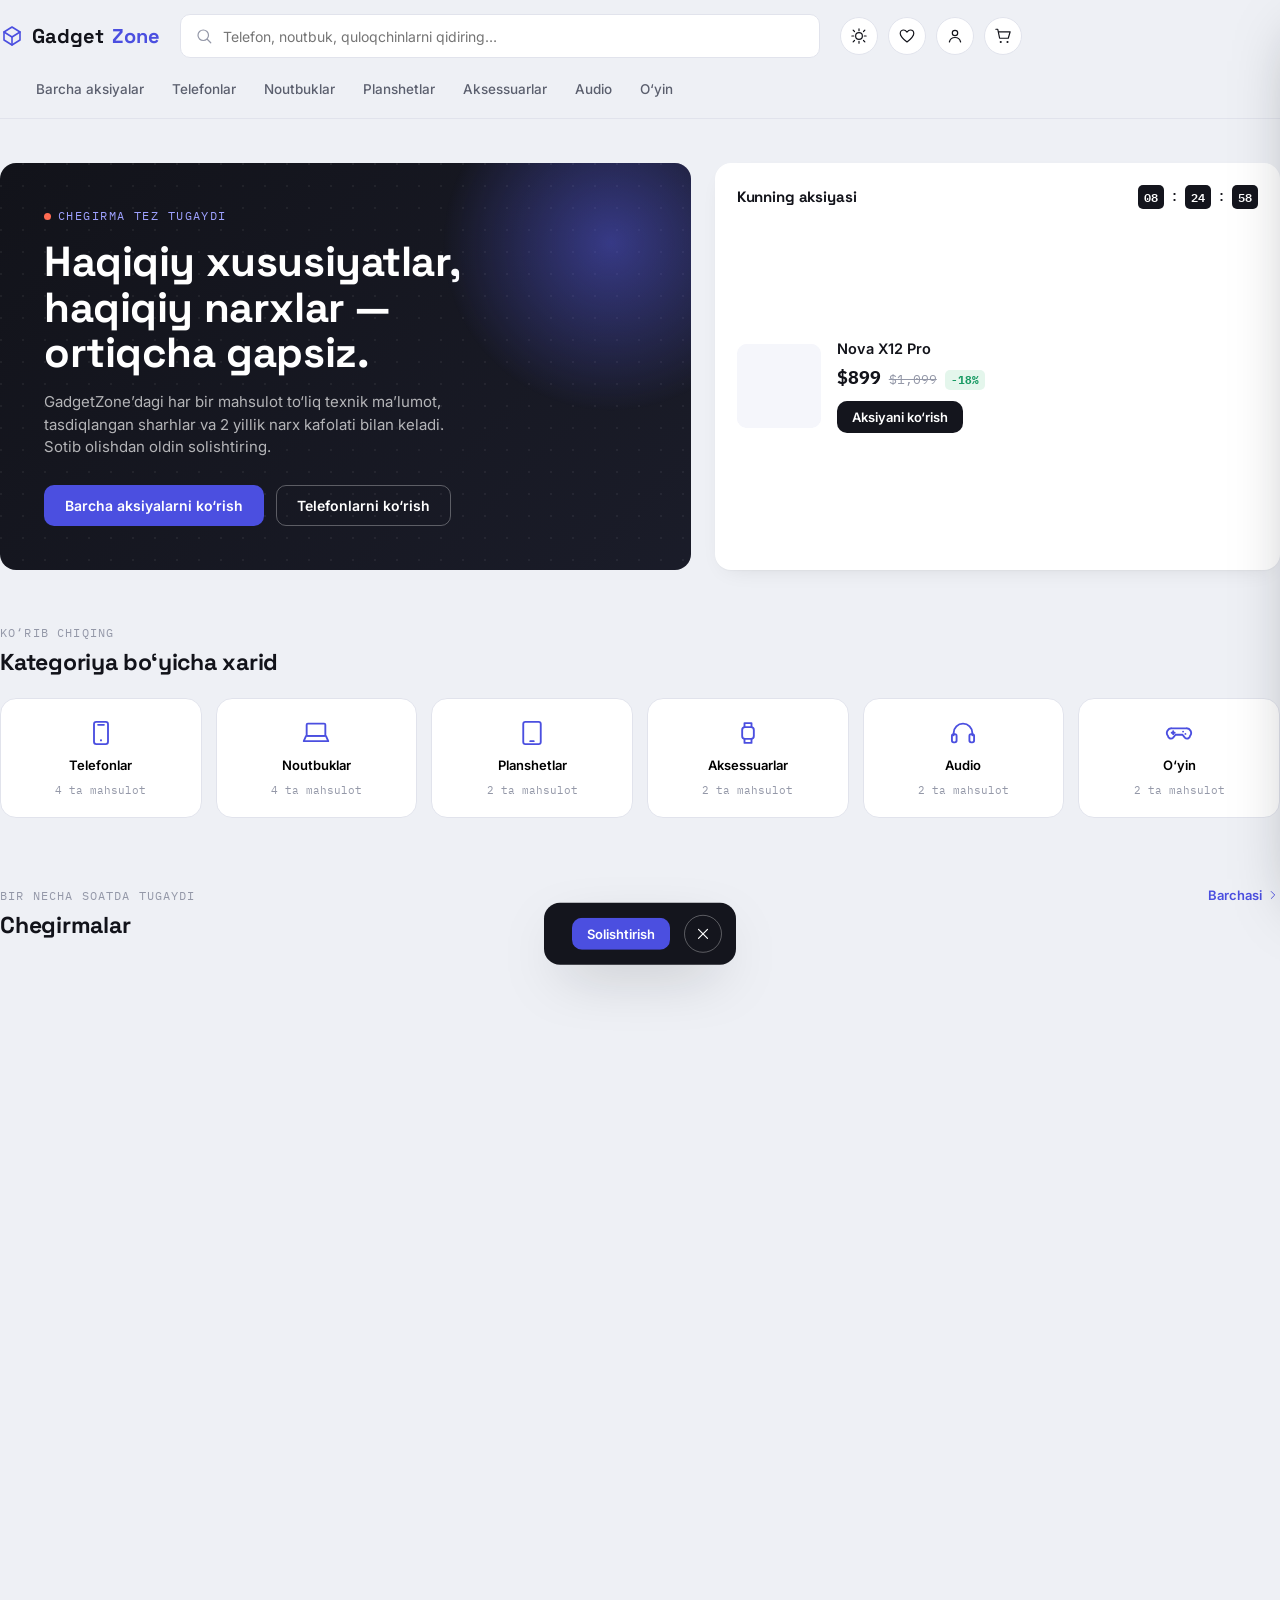
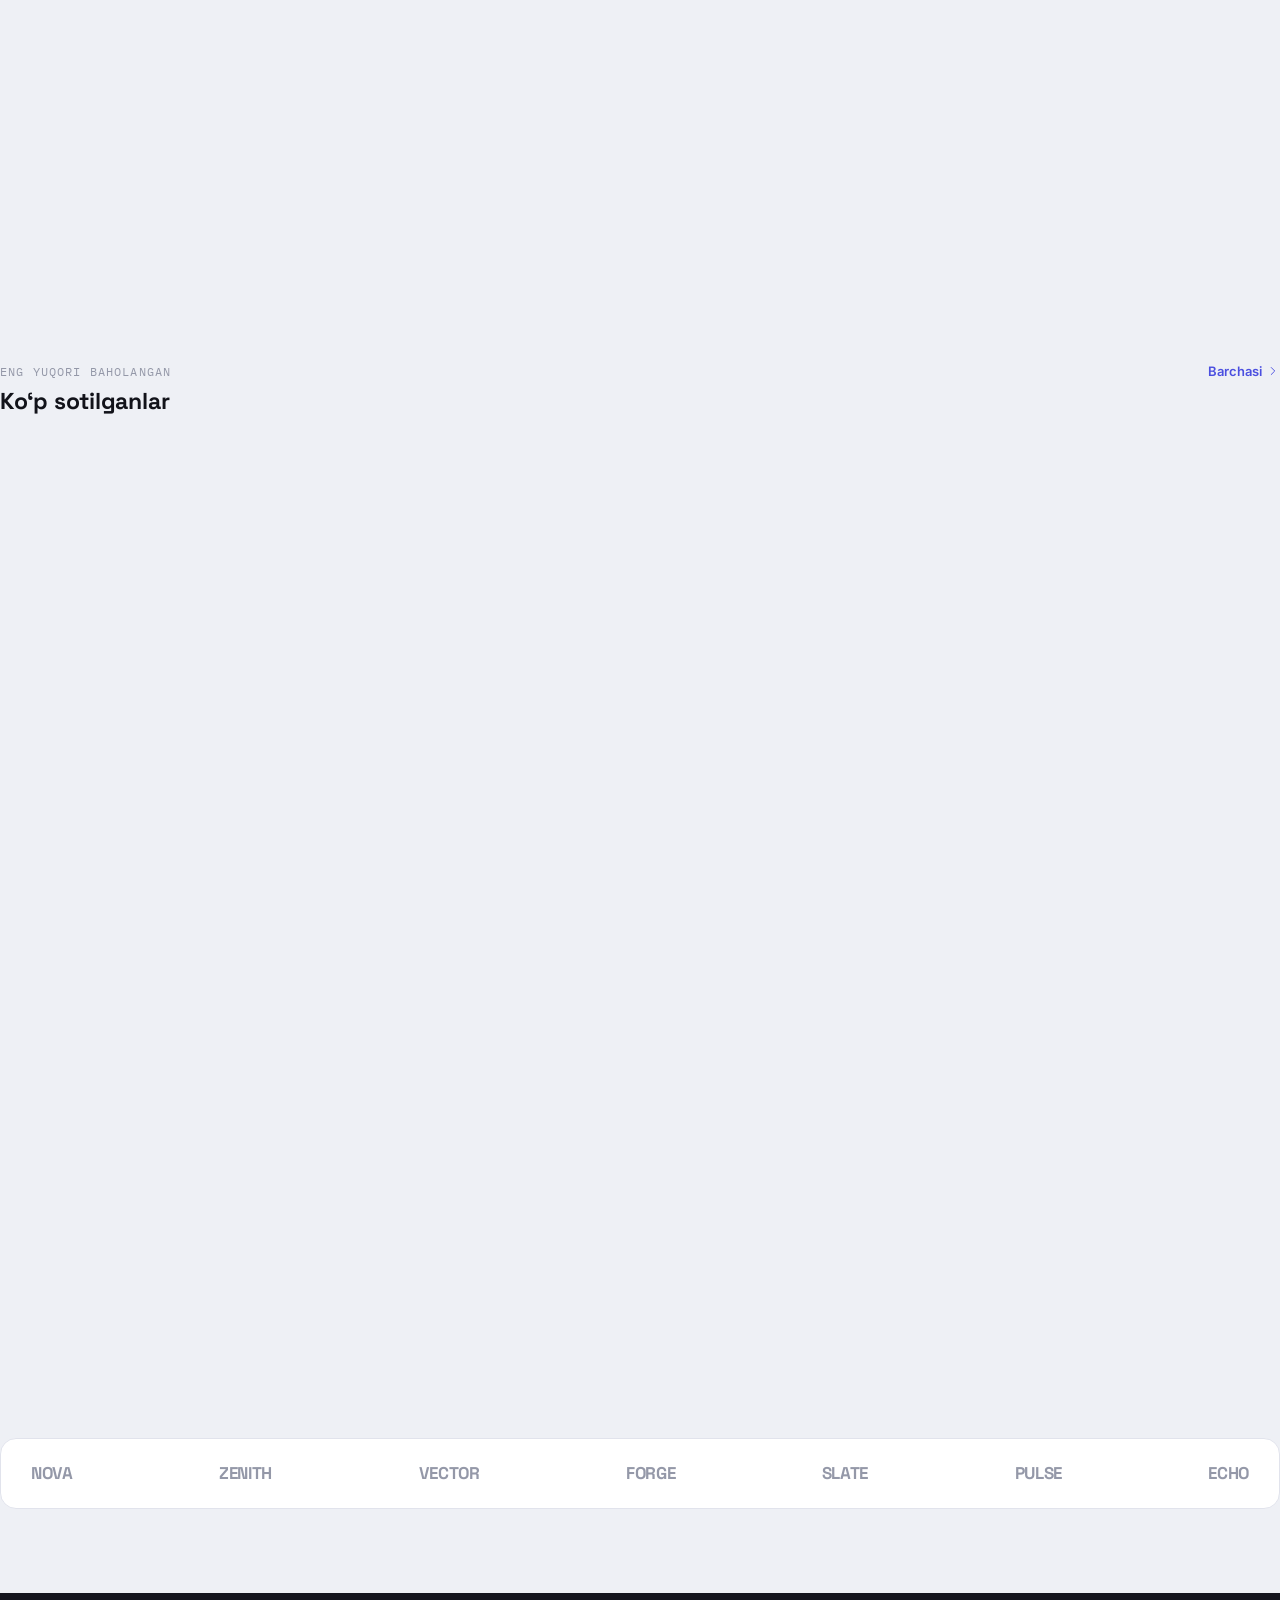
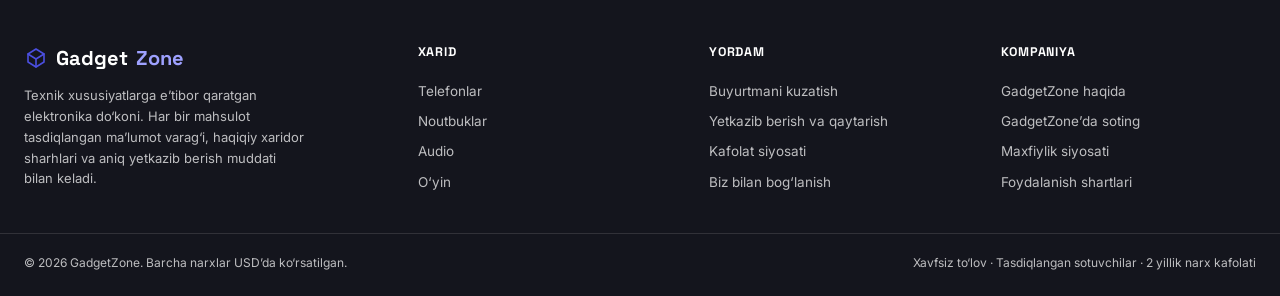
<file: index.html>
<!DOCTYPE html>
<html lang="uz">
<head>
<meta charset="UTF-8">
<meta name="viewport" content="width=device-width, initial-scale=1.0">
<title>GadgetZone — Ishonchli texnik xususiyatlar</title>
<link rel="preconnect" href="https://fonts.googleapis.com">
<link href="https://fonts.googleapis.com/css2?family=Space+Grotesk:wght@500;600;700&family=Inter:wght@400;500;600;700&family=IBM+Plex+Mono:wght@400;500;600&display=swap" rel="stylesheet">
 <link rel="stylesheet" href="style.css">
</head>
<body>

<!-- Icon symbols -->
<svg class="visually-hidden" aria-hidden="true">
  <symbol id="icon-logo" viewBox="0 0 24 24"><path d="M4 8 L12 3 L20 8 L20 16 L12 21 L4 16 Z"/><path d="M4 8 L12 13 L20 8"/><path d="M12 13 L12 21"/></symbol>
  <symbol id="icon-search" viewBox="0 0 24 24"><circle cx="11" cy="11" r="7"/><path d="M21 21 L16.65 16.65"/></symbol>
  <symbol id="icon-heart" viewBox="0 0 24 24"><path d="M12 20 C7 16 3 12.5 3 8.5 C3 5.8 5.1 4 7.5 4 C9.2 4 10.6 5 12 6.8 C13.4 5 14.8 4 16.5 4 C18.9 4 21 5.8 21 8.5 C21 12.5 17 16 12 20 Z"/></symbol>
  <symbol id="icon-heart-filled" viewBox="0 0 24 24" fill="currentColor" stroke="none"><path d="M12 20 C7 16 3 12.5 3 8.5 C3 5.8 5.1 4 7.5 4 C9.2 4 10.6 5 12 6.8 C13.4 5 14.8 4 16.5 4 C18.9 4 21 5.8 21 8.5 C21 12.5 17 16 12 20 Z"/></symbol>
  <symbol id="icon-cart" viewBox="0 0 24 24"><circle cx="9" cy="20" r="1.4" fill="currentColor" stroke="none"/><circle cx="18" cy="20" r="1.4" fill="currentColor" stroke="none"/><path d="M2.5 3 H5 L7.5 15 H19 L21.5 6.5 H6.2"/></symbol>
  <symbol id="icon-user" viewBox="0 0 24 24"><circle cx="12" cy="8" r="3.6"/><path d="M4.5 20 C5.5 15.8 8.3 14 12 14 C15.7 14 18.5 15.8 19.5 20"/></symbol>
  <symbol id="icon-star" viewBox="0 0 24 24" fill="currentColor" stroke="none"><path d="M12 2.5 L14.9 8.6 L21.5 9.5 L16.8 14.2 L17.9 20.8 L12 17.6 L6.1 20.8 L7.2 14.2 L2.5 9.5 L9.1 8.6 Z"/></symbol>
  <symbol id="icon-star-o" viewBox="0 0 24 24"><path d="M12 2.5 L14.9 8.6 L21.5 9.5 L16.8 14.2 L17.9 20.8 L12 17.6 L6.1 20.8 L7.2 14.2 L2.5 9.5 L9.1 8.6 Z"/></symbol>
  <symbol id="icon-chevron" viewBox="0 0 24 24"><path d="M9 6 L15 12 L9 18"/></symbol>
  <symbol id="icon-close" viewBox="0 0 24 24"><path d="M6 6 L18 18 M18 6 L6 18"/></symbol>
  <symbol id="icon-plus" viewBox="0 0 24 24"><path d="M12 5 V19 M5 12 H19"/></symbol>
  <symbol id="icon-minus" viewBox="0 0 24 24"><path d="M5 12 H19"/></symbol>
  <symbol id="icon-check" viewBox="0 0 24 24"><path d="M4 12.5 L9.5 18 L20 6"/></symbol>
  <symbol id="icon-truck" viewBox="0 0 24 24"><rect x="1.5" y="7" width="13" height="9"/><path d="M14.5 10 H19 L22 13.5 V16 H14.5 Z"/><circle cx="6" cy="19" r="1.8"/><circle cx="18" cy="19" r="1.8"/></symbol>
  <symbol id="icon-shield" viewBox="0 0 24 24"><path d="M12 3 L20 6.5 V12 C20 16.5 16.8 19.8 12 21.5 C7.2 19.8 4 16.5 4 12 V6.5 Z"/><path d="M8.5 12 L11 14.5 L16 9" /></symbol>
  <symbol id="icon-compare" viewBox="0 0 24 24"><path d="M7 3 V17 M4 6 L7 3 L10 6"/><path d="M17 21 V7 M14 18 L17 21 L20 18"/></symbol>
  <symbol id="icon-phone" viewBox="0 0 24 24"><rect x="6" y="2.5" width="12" height="19" rx="2"/><path d="M9.5 5 H14.5"/><circle cx="12" cy="18.3" r=".9" fill="currentColor" stroke="none"/></symbol>
  <symbol id="icon-laptop" viewBox="0 0 24 24"><rect x="4" y="4" width="16" height="10.5" rx="1"/><path d="M1.5 19 H22.5 L20.5 14.5 H3.5 Z"/></symbol>
  <symbol id="icon-tablet" viewBox="0 0 24 24"><rect x="4.5" y="2.5" width="15" height="19" rx="1.8"/><path d="M10.5 19 H13.5"/></symbol>
  <symbol id="icon-watch" viewBox="0 0 24 24"><rect x="7" y="7" width="10" height="10" rx="2.4"/><path d="M9 7 V3.5 H15 V7 M9 17 V20.5 H15 V17"/></symbol>
  <symbol id="icon-headphones" viewBox="0 0 24 24"><path d="M4 14 V12 A8 8 0 0 1 20 12 V14"/><rect x="2.5" y="13" width="4" height="7" rx="1.5"/><rect x="17.5" y="13" width="4" height="7" rx="1.5"/></symbol>
  <symbol id="icon-gamepad" viewBox="0 0 24 24"><path d="M6 8 H18 A4 4 0 0 1 21.5 14.5 A2.6 2.6 0 0 1 17 16 L15 13.5 H9 L7 16 A2.6 2.6 0 0 1 2.5 14.5 A4 4 0 0 1 6 8 Z"/><path d="M7 10.5 V13 M5.7 11.8 H8.3"/><circle cx="15.5" cy="10.8" r=".8" fill="currentColor" stroke="none"/><circle cx="17.5" cy="12.8" r=".8" fill="currentColor" stroke="none"/></symbol>
  <symbol id="icon-sun" viewBox="0 0 24 24"><circle cx="12" cy="12" r="4.5"/><path d="M12 2.5 V5 M12 19 V21.5 M4.2 4.2 L6 6 M18 18 L19.8 19.8 M2.5 12 H5 M19 12 H21.5 M4.2 19.8 L6 18 M18 6 L19.8 4.2"/></symbol>
  <symbol id="icon-moon" viewBox="0 0 24 24"><path d="M20 14.5 A8.5 8.5 0 1 1 9.5 4 A6.8 6.8 0 0 0 20 14.5 Z"/></symbol>
  <symbol id="icon-trash" viewBox="0 0 24 24"><path d="M4 7 H20"/><path d="M9 7 V4.5 A1 1 0 0 1 10 3.5 H14 A1 1 0 0 1 15 4.5 V7"/><path d="M6.5 7 L7.3 19.5 A1.5 1.5 0 0 0 8.8 21 H15.2 A1.5 1.5 0 0 0 16.7 19.5 L17.5 7"/><path d="M10 11 V17 M14 11 V17"/></symbol>
</svg>

<div id="toast-container"></div>

<header class="site-header">
  <div class="container mobile-locbar">
    <span class="loc"><svg class="icon"><use href="#icon-truck"/></svg>Gadget<b style="color:var(--accent)">Zone</b><svg class="icon chev" style="transform:rotate(90deg)"><use href="#icon-chevron"/></svg></span>
    <span style="display:flex; align-items:center; gap:10px;">
      <span class="deliver">Bugun yetkaziladi</span>
      <button class="btn-icon theme-toggle" title="Tungi rejim" onclick="toggleTheme()" style="width:32px;height:32px;">
        <svg class="icon icon-sun" style="width:16px;height:16px;"><use href="#icon-sun"/></svg>
        <svg class="icon icon-moon" style="width:16px;height:16px;"><use href="#icon-moon"/></svg>
      </button>
    </span>
  </div>
  <div class="container header-top">
    <a href="#" class="logo" onclick="showView('home');return false;"><svg class="icon"><use href="#icon-logo"/></svg>Gadget<b>Zone</b></a>
    <div class="search-wrap">
      <div class="search-box">
        <svg class="icon"><use href="#icon-search"/></svg>
        <input id="searchInput" type="text" placeholder="Telefon, noutbuk, quloqchinlarni qidiring…" autocomplete="off" aria-label="Mahsulotlarni qidirish">
      </div>
      <div id="searchSuggest" class="search-suggest hidden"></div>
    </div>
    <div class="header-actions">
      <button class="btn-icon theme-toggle" title="Tungi rejim" onclick="toggleTheme()">
        <svg class="icon icon-sun"><use href="#icon-sun"/></svg>
        <svg class="icon icon-moon"><use href="#icon-moon"/></svg>
      </button>
      <button class="btn-icon wishlist-btn" title="Sevimlilar" onclick="showView('listing',{category:'all', wishlistOnly:true})">
        <svg class="icon"><use href="#icon-heart"/></svg>
      </button>
      <button class="btn-icon profile-btn" title="Profil" onclick="openProfileModal()">
        <svg class="icon"><use href="#icon-user"/></svg>
      </button>
      <button class="btn-icon cart-btn" title="Savat" onclick="openCart()">
        <svg class="icon"><use href="#icon-cart"/></svg>
        <span id="cartCount" class="badge-count hidden">0</span>
      </button>
    </div>
  </div>
  <div class="container header-nav" id="headerNav"></div>
</header>

<main id="home-view">
  <div class="container hero">
    <div class="hero-grid">
      <div class="hero-main">
        <span class="hero-eyebrow">Chegirma tez tugaydi</span>
        <h1>Haqiqiy xususiyatlar, haqiqiy narxlar — ortiqcha gapsiz.</h1>
        <p>GadgetZone’dagi har bir mahsulot to‘liq texnik ma’lumot, tasdiqlangan sharhlar va 2 yillik narx kafolati bilan keladi. Sotib olishdan oldin solishtiring.</p>
        <div class="hero-cta">
          <button class="btn btn-primary" onclick="showView('listing',{category:'all'})">Barcha aksiyalarni ko‘rish</button>
          <button class="btn btn-ghost" style="border-color:rgba(255,255,255,.3); color:#fff;" onclick="showView('listing',{category:'phone'})">Telefonlarni ko‘rish</button>
        </div>
      </div>
      <div class="hero-side">
        <div class="deal-card">
          <div class="deal-head">
            <h3>Kunning aksiyasi</h3>
            <div class="countdown" id="countdown"><span>08</span>:<span>24</span>:<span>59</span></div>
          </div>
          <div class="deal-body" id="dealOfDay"></div>
        </div>
      </div>
    </div>
  </div>

  <div class="container section reveal">
    <div class="section-head">
      <div><span class="eyebrow">Ko‘rib chiqing</span><h2>Kategoriya bo‘yicha xarid</h2></div>
    </div>
    <div class="cat-row reveal-stagger" id="catRow"></div>
  </div>

  <div class="container section reveal">
    <div class="section-head">
      <div><span class="eyebrow">Bir necha soatda tugaydi</span><h2>Chegirmalar</h2></div>
      <a class="see-all" href="#" onclick="showView('listing',{category:'all',badge:'flash'});return false;">Barchasi <svg class="icon" style="width:14px;height:14px;"><use href="#icon-chevron"/></svg></a>
    </div>
    <div class="grid" id="flashGrid"></div>
  </div>

  <div class="container section reveal">
    <div class="section-head">
      <div><span class="eyebrow">Eng yuqori baholangan</span><h2>Ko‘p sotilganlar</h2></div>
      <a class="see-all" href="#" onclick="showView('listing',{category:'all',badge:'bestseller'});return false;">Barchasi <svg class="icon" style="width:14px;height:14px;"><use href="#icon-chevron"/></svg></a>
    </div>
    <div class="grid" id="bestGrid"></div>
  </div>

  <div class="container section reveal">
    <div class="brand-strip">
      <span class="b">NOVA</span><span class="b">ZENITH</span><span class="b">VECTOR</span><span class="b">FORGE</span><span class="b">SLATE</span><span class="b">PULSE</span><span class="b">ECHO</span>
    </div>
  </div>
</main>

<main id="listing-view" class="hidden">
  <div class="container">
    <div class="breadcrumbs"><a href="#" onclick="showView('home');return false;">Bosh sahifa</a><svg class="icon" style="width:12px;height:12px;"><use href="#icon-chevron"/></svg><span id="crumbCurrent">Barcha mahsulotlar</span></div>
    <div class="listing-head">
      <h1 id="listingTitle">Barcha mahsulotlar</h1>
      <div style="display:flex; align-items:center; gap:14px;">
        <span class="result-count" id="resultCount"></span>
        <select class="sort-select" id="sortSelect" onchange="state.sort=this.value; renderListingGrid();">
          <option value="featured">Saralash: Tavsiya etilgan</option>
          <option value="price-asc">Narx: Arzondan qimmatga</option>
          <option value="price-desc">Narx: Qimmatdan arzonga</option>
          <option value="rating">Reyting bo‘yicha</option>
        </select>
      </div>
    </div>
    <div class="listing-layout">
      <aside class="filters">
        <div class="filter-group">
          <div class="filter-title">Kategoriya</div>
          <div id="filterCats"></div>
        </div>
        <div class="filter-group">
          <div class="filter-title">Narx oralig‘i</div>
          <div class="price-inputs">
            <input type="number" id="priceMin" placeholder="Min" min="0" onchange="applyFilters()">
            <span>–</span>
            <input type="number" id="priceMax" placeholder="Maks" min="0" onchange="applyFilters()">
          </div>
        </div>
        <div class="filter-group">
          <div class="filter-title">Brend</div>
          <div id="filterBrands"></div>
        </div>
        <div class="filter-group">
          <div class="filter-title">Reyting</div>
          <div class="rating-filter" id="filterRating"></div>
        </div>
        <button class="btn btn-ghost btn-sm clear-filters" onclick="clearFilters()">Filtrlarni tozalash</button>
      </aside>
      <div>
        <div class="grid" id="listingGrid"></div>
        <div id="listingEmpty" class="empty-state hidden">
          <svg class="icon"><use href="#icon-search"/></svg>
          <h3>Bu filtrlarga mos mahsulot topilmadi</h3>
          <p style="margin-top:6px;">Narx oralig‘ini kengaytiring yoki filtrni tozalang.</p>
        </div>
      </div>
    </div>
  </div>
</main>

<main id="detail-view" class="hidden">
  <div class="container">
    <div class="breadcrumbs">
      <a href="#" onclick="showView('home');return false;">Bosh sahifa</a><svg class="icon" style="width:12px;height:12px;"><use href="#icon-chevron"/></svg>
      <a href="#" id="crumbCat" onclick="return false;">Kategoriya</a><svg class="icon" style="width:12px;height:12px;"><use href="#icon-chevron"/></svg>
      <span id="crumbName">Mahsulot</span>
    </div>
    <div class="detail-grid" id="detailGrid"></div>
    <div id="relatedWrap" class="section" style="padding-top:0;">
      <div class="section-head"><div><span class="eyebrow">Sizga yoqishi mumkin</span><h2>O‘xshash mahsulotlar</h2></div></div>
      <div class="grid" id="relatedGrid"></div>
    </div>
  </div>
</main>

<div class="cart-overlay" id="cartOverlay" onclick="closeCart()"></div>
<aside class="cart-drawer" id="cartDrawer" aria-label="Shopping cart">
  <div class="cart-head">
    <h3>Savatingiz (<span id="cartHeadCount">0</span>)</h3>
    <button class="btn-icon" onclick="closeCart()"><svg class="icon"><use href="#icon-close"/></svg></button>
  </div>
  <div class="cart-items" id="cartItems"></div>
  <div class="cart-foot" id="cartFoot"></div>
</aside>

<div class="compare-bar" id="compareBar">
  <div class="compare-thumbs" id="compareThumbs"></div>
  <button class="btn btn-primary btn-sm" onclick="openCompareModal()">Solishtirish</button>
  <button class="btn-icon" style="background:transparent;border-color:rgba(255,255,255,.3);color:#fff;" onclick="clearCompare()"><svg class="icon"><use href="#icon-close"/></svg></button>
</div>

<div class="modal-overlay" id="compareModalOverlay" onclick="if(event.target===this)closeCompareModal()">
  <div class="modal-box">
    <div class="modal-head">
      <h3>Xususiyatlarni solishtirish</h3>
      <button class="btn-icon" onclick="closeCompareModal()"><svg class="icon"><use href="#icon-close"/></svg></button>
    </div>
    <div style="overflow-x:auto;">
      <table class="compare-table" id="compareTable"></table>
    </div>
  </div>
</div>

<div class="modal-overlay" id="profileModalOverlay" onclick="if(event.target===this)closeProfileModal()">
  <div class="modal-box" style="max-width:420px;">
    <div class="modal-head">
      <h3>Profil</h3>
      <button class="btn-icon" onclick="closeProfileModal()"><svg class="icon"><use href="#icon-close"/></svg></button>
    </div>
    <div id="profileModalBody"></div>
  </div>
</div>

<div class="modal-overlay" id="checkoutModalOverlay" onclick="if(event.target===this)closeCheckoutModal()">
  <div class="modal-box" style="max-width:460px;">
    <div class="modal-head">
      <h3>Buyurtmani rasmiylashtirish</h3>
      <button class="btn-icon" onclick="closeCheckoutModal()"><svg class="icon"><use href="#icon-close"/></svg></button>
    </div>
    <div id="checkoutModalBody"></div>
  </div>
</div>

<footer class="footer">
  <div class="container footer-grid">
    <div class="footer-brand">
      <div class="logo"><svg class="icon"><use href="#icon-logo"/></svg>Gadget<b style="color:#9EA1FF;">Zone</b></div>
      <p>Texnik xususiyatlarga e’tibor qaratgan elektronika do‘koni. Har bir mahsulot tasdiqlangan ma’lumot varag‘i, haqiqiy xaridor sharhlari va aniq yetkazib berish muddati bilan keladi.</p>
    </div>
    <div class="footer-col"><h4>Xarid</h4>
      <a href="#" onclick="showView('listing',{category:'phone'});return false;">Telefonlar</a>
      <a href="#" onclick="showView('listing',{category:'laptop'});return false;">Noutbuklar</a>
      <a href="#" onclick="showView('listing',{category:'audio'});return false;">Audio</a>
      <a href="#" onclick="showView('listing',{category:'gaming'});return false;">O‘yin</a>
    </div>
    <div class="footer-col"><h4>Yordam</h4>
      <a href="#">Buyurtmani kuzatish</a>
      <a href="#">Yetkazib berish va qaytarish</a>
      <a href="#">Kafolat siyosati</a>
      <a href="#">Biz bilan bog‘lanish</a>
    </div>
    <div class="footer-col"><h4>Kompaniya</h4>
      <a href="#">GadgetZone haqida</a>
      <a href="#">GadgetZone’da soting</a>
      <a href="#">Maxfiylik siyosati</a>
      <a href="#">Foydalanish shartlari</a>
    </div>
  </div>
  <div class="container footer-bottom">
    <span>© 2026 GadgetZone. Barcha narxlar USD’da ko‘rsatilgan.</span>
    <span>Xavfsiz to‘lov · Tasdiqlangan sotuvchilar · 2 yillik narx kafolati</span>
  </div>
</footer>

<nav class="mobile-tabbar" id="mobileTabbar" aria-label="Primary">
  <button class="tab" data-tab="home" onclick="showView('home')">
    <svg class="icon"><use href="#icon-logo"/></svg>
    <span>Bosh sahifa</span>
  </button>
  <button class="tab" data-tab="catalog" onclick="showView('listing',{category:'all'})">
    <svg class="icon"><use href="#icon-search"/></svg>
    <span>Katalog</span>
  </button>
  <button class="tab" data-tab="cart" onclick="openCart()">
    <svg class="icon"><use href="#icon-cart"/></svg>
    <span id="tabCartBadge" class="tab-badge hidden">0</span>
    <span>Savat</span>
  </button>
  <button class="tab" data-tab="wishlist" onclick="showView('listing',{category:'all', wishlistOnly:true})">
    <svg class="icon"><use href="#icon-heart"/></svg>
    <span>Istaklar</span>
  </button>
  <button class="tab" data-tab="profile" onclick="openProfileModal()">
    <svg class="icon"><use href="#icon-user"/></svg>
    <span>Profil</span>
  </button>
</nav>

<script src="script.js"></script>

</body>
</html>
</file>
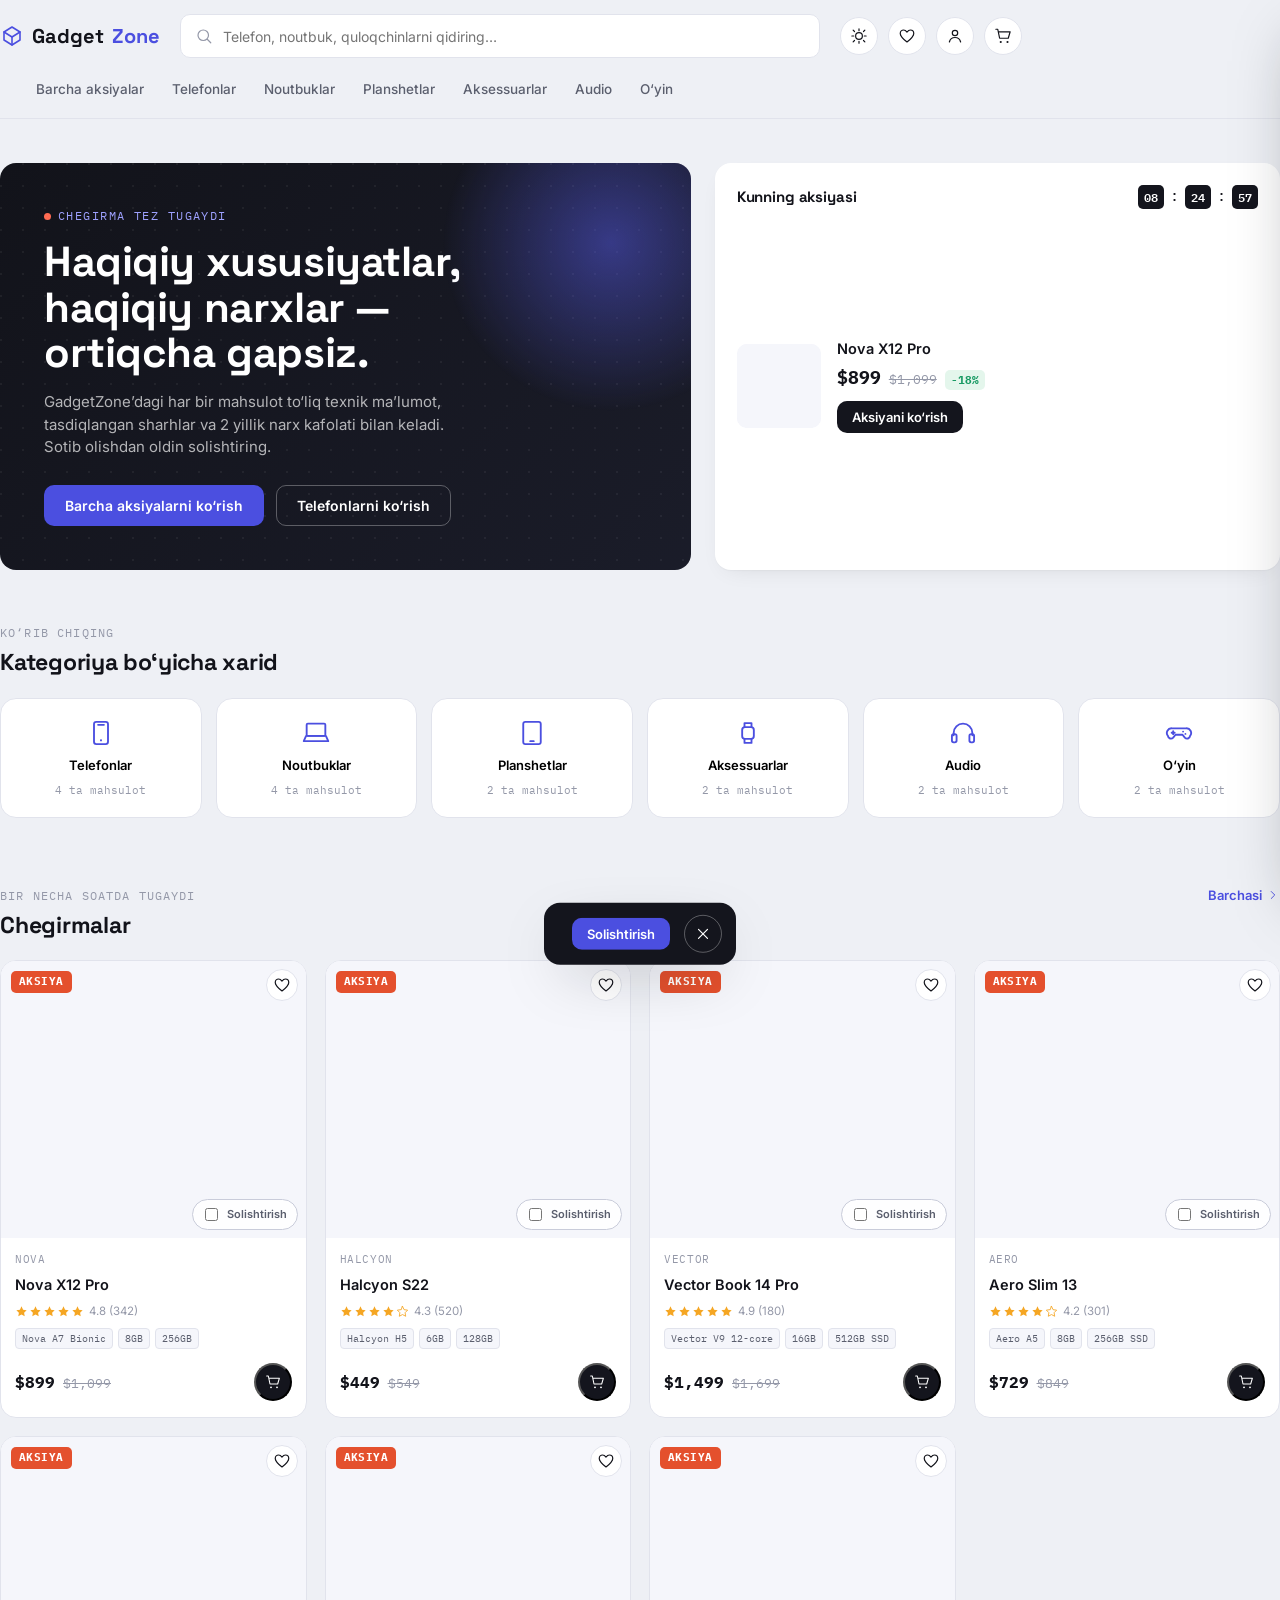
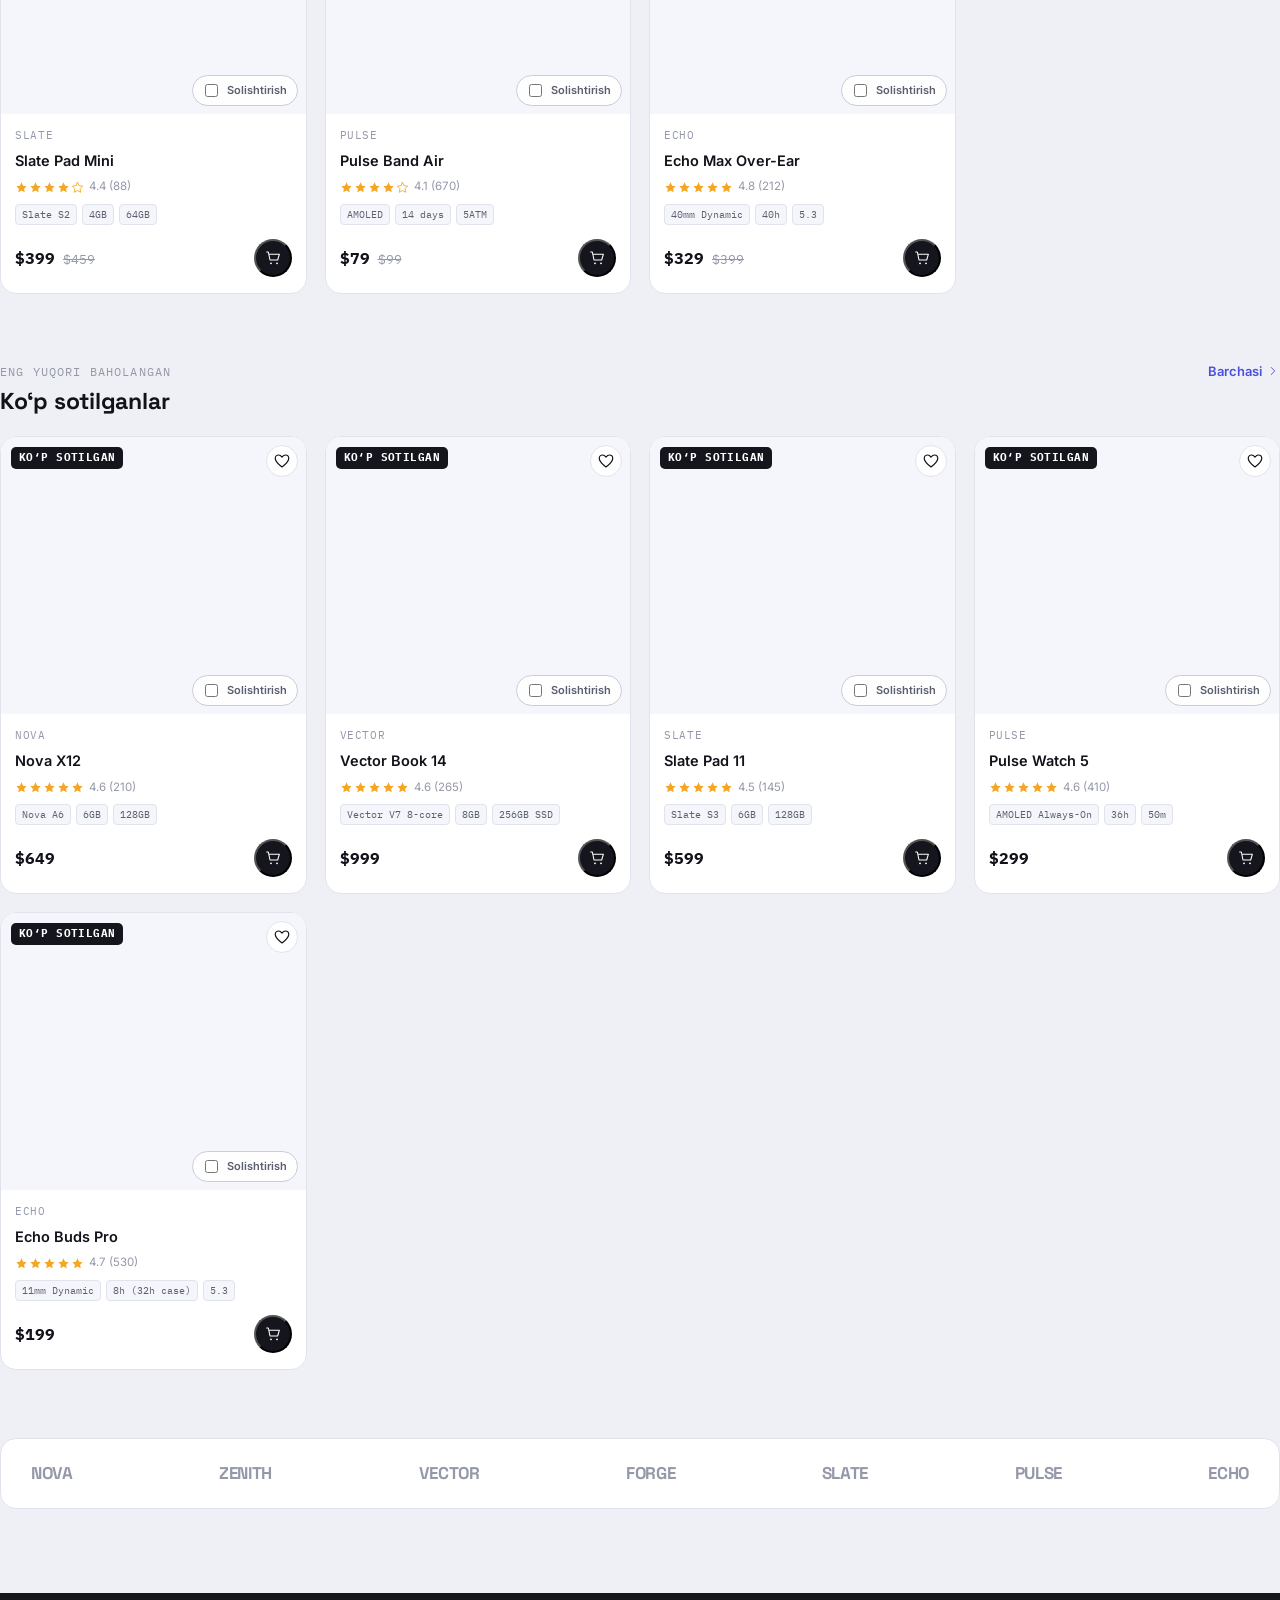
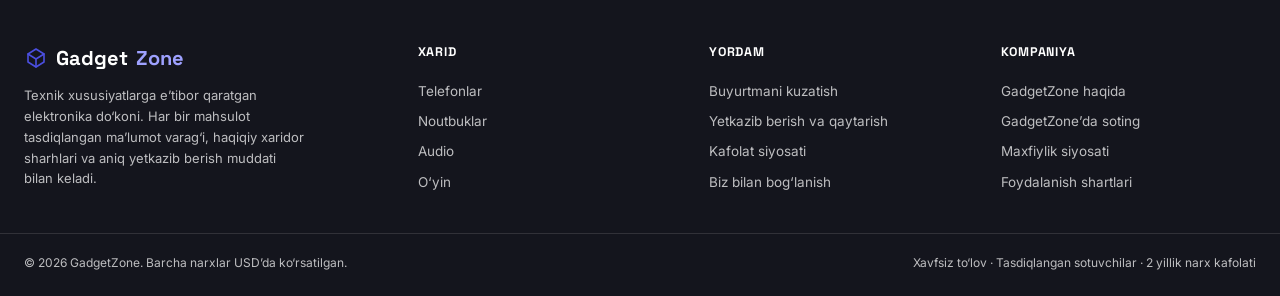
<file: n1/index.html>
<!DOCTYPE html>
<html lang="uz">
<head>
<meta charset="UTF-8">
<meta name="viewport" content="width=device-width, initial-scale=1.0">
<title>GadgetZone — Ishonchli texnik xususiyatlar</title>
<link rel="preconnect" href="https://fonts.googleapis.com">
<link href="https://fonts.googleapis.com/css2?family=Space+Grotesk:wght@500;600;700&family=Inter:wght@400;500;600;700&family=IBM+Plex+Mono:wght@400;500;600&display=swap" rel="stylesheet">
 <link rel="stylesheet" href="style.css">
</head>
<body>

<!-- Icon symbols -->
<svg class="visually-hidden" aria-hidden="true">
  <symbol id="icon-logo" viewBox="0 0 24 24"><path d="M4 8 L12 3 L20 8 L20 16 L12 21 L4 16 Z"/><path d="M4 8 L12 13 L20 8"/><path d="M12 13 L12 21"/></symbol>
  <symbol id="icon-search" viewBox="0 0 24 24"><circle cx="11" cy="11" r="7"/><path d="M21 21 L16.65 16.65"/></symbol>
  <symbol id="icon-heart" viewBox="0 0 24 24"><path d="M12 20 C7 16 3 12.5 3 8.5 C3 5.8 5.1 4 7.5 4 C9.2 4 10.6 5 12 6.8 C13.4 5 14.8 4 16.5 4 C18.9 4 21 5.8 21 8.5 C21 12.5 17 16 12 20 Z"/></symbol>
  <symbol id="icon-heart-filled" viewBox="0 0 24 24" fill="currentColor" stroke="none"><path d="M12 20 C7 16 3 12.5 3 8.5 C3 5.8 5.1 4 7.5 4 C9.2 4 10.6 5 12 6.8 C13.4 5 14.8 4 16.5 4 C18.9 4 21 5.8 21 8.5 C21 12.5 17 16 12 20 Z"/></symbol>
  <symbol id="icon-cart" viewBox="0 0 24 24"><circle cx="9" cy="20" r="1.4" fill="currentColor" stroke="none"/><circle cx="18" cy="20" r="1.4" fill="currentColor" stroke="none"/><path d="M2.5 3 H5 L7.5 15 H19 L21.5 6.5 H6.2"/></symbol>
  <symbol id="icon-user" viewBox="0 0 24 24"><circle cx="12" cy="8" r="3.6"/><path d="M4.5 20 C5.5 15.8 8.3 14 12 14 C15.7 14 18.5 15.8 19.5 20"/></symbol>
  <symbol id="icon-star" viewBox="0 0 24 24" fill="currentColor" stroke="none"><path d="M12 2.5 L14.9 8.6 L21.5 9.5 L16.8 14.2 L17.9 20.8 L12 17.6 L6.1 20.8 L7.2 14.2 L2.5 9.5 L9.1 8.6 Z"/></symbol>
  <symbol id="icon-star-o" viewBox="0 0 24 24"><path d="M12 2.5 L14.9 8.6 L21.5 9.5 L16.8 14.2 L17.9 20.8 L12 17.6 L6.1 20.8 L7.2 14.2 L2.5 9.5 L9.1 8.6 Z"/></symbol>
  <symbol id="icon-chevron" viewBox="0 0 24 24"><path d="M9 6 L15 12 L9 18"/></symbol>
  <symbol id="icon-close" viewBox="0 0 24 24"><path d="M6 6 L18 18 M18 6 L6 18"/></symbol>
  <symbol id="icon-plus" viewBox="0 0 24 24"><path d="M12 5 V19 M5 12 H19"/></symbol>
  <symbol id="icon-minus" viewBox="0 0 24 24"><path d="M5 12 H19"/></symbol>
  <symbol id="icon-check" viewBox="0 0 24 24"><path d="M4 12.5 L9.5 18 L20 6"/></symbol>
  <symbol id="icon-truck" viewBox="0 0 24 24"><rect x="1.5" y="7" width="13" height="9"/><path d="M14.5 10 H19 L22 13.5 V16 H14.5 Z"/><circle cx="6" cy="19" r="1.8"/><circle cx="18" cy="19" r="1.8"/></symbol>
  <symbol id="icon-shield" viewBox="0 0 24 24"><path d="M12 3 L20 6.5 V12 C20 16.5 16.8 19.8 12 21.5 C7.2 19.8 4 16.5 4 12 V6.5 Z"/><path d="M8.5 12 L11 14.5 L16 9" /></symbol>
  <symbol id="icon-compare" viewBox="0 0 24 24"><path d="M7 3 V17 M4 6 L7 3 L10 6"/><path d="M17 21 V7 M14 18 L17 21 L20 18"/></symbol>
  <symbol id="icon-phone" viewBox="0 0 24 24"><rect x="6" y="2.5" width="12" height="19" rx="2"/><path d="M9.5 5 H14.5"/><circle cx="12" cy="18.3" r=".9" fill="currentColor" stroke="none"/></symbol>
  <symbol id="icon-laptop" viewBox="0 0 24 24"><rect x="4" y="4" width="16" height="10.5" rx="1"/><path d="M1.5 19 H22.5 L20.5 14.5 H3.5 Z"/></symbol>
  <symbol id="icon-tablet" viewBox="0 0 24 24"><rect x="4.5" y="2.5" width="15" height="19" rx="1.8"/><path d="M10.5 19 H13.5"/></symbol>
  <symbol id="icon-watch" viewBox="0 0 24 24"><rect x="7" y="7" width="10" height="10" rx="2.4"/><path d="M9 7 V3.5 H15 V7 M9 17 V20.5 H15 V17"/></symbol>
  <symbol id="icon-headphones" viewBox="0 0 24 24"><path d="M4 14 V12 A8 8 0 0 1 20 12 V14"/><rect x="2.5" y="13" width="4" height="7" rx="1.5"/><rect x="17.5" y="13" width="4" height="7" rx="1.5"/></symbol>
  <symbol id="icon-gamepad" viewBox="0 0 24 24"><path d="M6 8 H18 A4 4 0 0 1 21.5 14.5 A2.6 2.6 0 0 1 17 16 L15 13.5 H9 L7 16 A2.6 2.6 0 0 1 2.5 14.5 A4 4 0 0 1 6 8 Z"/><path d="M7 10.5 V13 M5.7 11.8 H8.3"/><circle cx="15.5" cy="10.8" r=".8" fill="currentColor" stroke="none"/><circle cx="17.5" cy="12.8" r=".8" fill="currentColor" stroke="none"/></symbol>
  <symbol id="icon-sun" viewBox="0 0 24 24"><circle cx="12" cy="12" r="4.5"/><path d="M12 2.5 V5 M12 19 V21.5 M4.2 4.2 L6 6 M18 18 L19.8 19.8 M2.5 12 H5 M19 12 H21.5 M4.2 19.8 L6 18 M18 6 L19.8 4.2"/></symbol>
  <symbol id="icon-moon" viewBox="0 0 24 24"><path d="M20 14.5 A8.5 8.5 0 1 1 9.5 4 A6.8 6.8 0 0 0 20 14.5 Z"/></symbol>
  <symbol id="icon-trash" viewBox="0 0 24 24"><path d="M4 7 H20"/><path d="M9 7 V4.5 A1 1 0 0 1 10 3.5 H14 A1 1 0 0 1 15 4.5 V7"/><path d="M6.5 7 L7.3 19.5 A1.5 1.5 0 0 0 8.8 21 H15.2 A1.5 1.5 0 0 0 16.7 19.5 L17.5 7"/><path d="M10 11 V17 M14 11 V17"/></symbol>
</svg>

<div id="toast-container"></div>

<header class="site-header">
  <div class="container mobile-locbar">
    <span class="loc"><svg class="icon"><use href="#icon-truck"/></svg>Gadget<b style="color:var(--accent)">Zone</b><svg class="icon chev" style="transform:rotate(90deg)"><use href="#icon-chevron"/></svg></span>
    <span style="display:flex; align-items:center; gap:10px;">
      <span class="deliver">Bugun yetkaziladi</span>
      <button class="btn-icon theme-toggle" title="Tungi rejim" onclick="toggleTheme()" style="width:32px;height:32px;">
        <svg class="icon icon-sun" style="width:16px;height:16px;"><use href="#icon-sun"/></svg>
        <svg class="icon icon-moon" style="width:16px;height:16px;"><use href="#icon-moon"/></svg>
      </button>
    </span>
  </div>
  <div class="container header-top">
    <a href="#" class="logo" onclick="showView('home');return false;"><svg class="icon"><use href="#icon-logo"/></svg>Gadget<b>Zone</b></a>
    <div class="search-wrap">
      <div class="search-box">
        <svg class="icon"><use href="#icon-search"/></svg>
        <input id="searchInput" type="text" placeholder="Telefon, noutbuk, quloqchinlarni qidiring…" autocomplete="off" aria-label="Mahsulotlarni qidirish">
      </div>
      <div id="searchSuggest" class="search-suggest hidden"></div>
    </div>
    <div class="header-actions">
      <button class="btn-icon theme-toggle" title="Tungi rejim" onclick="toggleTheme()">
        <svg class="icon icon-sun"><use href="#icon-sun"/></svg>
        <svg class="icon icon-moon"><use href="#icon-moon"/></svg>
      </button>
      <button class="btn-icon wishlist-btn" title="Sevimlilar" onclick="showView('listing',{category:'all', wishlistOnly:true})">
        <svg class="icon"><use href="#icon-heart"/></svg>
      </button>
      <button class="btn-icon profile-btn" title="Profil" onclick="openProfileModal()">
        <svg class="icon"><use href="#icon-user"/></svg>
      </button>
      <button class="btn-icon cart-btn" title="Savat" onclick="openCart()">
        <svg class="icon"><use href="#icon-cart"/></svg>
        <span id="cartCount" class="badge-count hidden">0</span>
      </button>
    </div>
  </div>
  <div class="container header-nav" id="headerNav"></div>
</header>

<main id="home-view">
  <div class="container hero">
    <div class="hero-grid">
      <div class="hero-main">
        <span class="hero-eyebrow">Chegirma tez tugaydi</span>
        <h1>Haqiqiy xususiyatlar, haqiqiy narxlar — ortiqcha gapsiz.</h1>
        <p>GadgetZone’dagi har bir mahsulot to‘liq texnik ma’lumot, tasdiqlangan sharhlar va 2 yillik narx kafolati bilan keladi. Sotib olishdan oldin solishtiring.</p>
        <div class="hero-cta">
          <button class="btn btn-primary" onclick="showView('listing',{category:'all'})">Barcha aksiyalarni ko‘rish</button>
          <button class="btn btn-ghost" style="border-color:rgba(255,255,255,.3); color:#fff;" onclick="showView('listing',{category:'phone'})">Telefonlarni ko‘rish</button>
        </div>
      </div>
      <div class="hero-side">
        <div class="deal-card">
          <div class="deal-head">
            <h3>Kunning aksiyasi</h3>
            <div class="countdown" id="countdown"><span>08</span>:<span>24</span>:<span>59</span></div>
          </div>
          <div class="deal-body" id="dealOfDay"></div>
        </div>
      </div>
    </div>
  </div>

  <div class="container section reveal">
    <div class="section-head">
      <div><span class="eyebrow">Ko‘rib chiqing</span><h2>Kategoriya bo‘yicha xarid</h2></div>
    </div>
    <div class="cat-row reveal-stagger" id="catRow"></div>
  </div>

  <div class="container section reveal">
    <div class="section-head">
      <div><span class="eyebrow">Bir necha soatda tugaydi</span><h2>Chegirmalar</h2></div>
      <a class="see-all" href="#" onclick="showView('listing',{category:'all',badge:'flash'});return false;">Barchasi <svg class="icon" style="width:14px;height:14px;"><use href="#icon-chevron"/></svg></a>
    </div>
    <div class="grid" id="flashGrid"></div>
  </div>

  <div class="container section reveal">
    <div class="section-head">
      <div><span class="eyebrow">Eng yuqori baholangan</span><h2>Ko‘p sotilganlar</h2></div>
      <a class="see-all" href="#" onclick="showView('listing',{category:'all',badge:'bestseller'});return false;">Barchasi <svg class="icon" style="width:14px;height:14px;"><use href="#icon-chevron"/></svg></a>
    </div>
    <div class="grid" id="bestGrid"></div>
  </div>

  <div class="container section reveal">
    <div class="brand-strip">
      <span class="b">NOVA</span><span class="b">ZENITH</span><span class="b">VECTOR</span><span class="b">FORGE</span><span class="b">SLATE</span><span class="b">PULSE</span><span class="b">ECHO</span>
    </div>
  </div>
</main>

<main id="listing-view" class="hidden">
  <div class="container">
    <div class="breadcrumbs"><a href="#" onclick="showView('home');return false;">Bosh sahifa</a><svg class="icon" style="width:12px;height:12px;"><use href="#icon-chevron"/></svg><span id="crumbCurrent">Barcha mahsulotlar</span></div>
    <div class="listing-head">
      <h1 id="listingTitle">Barcha mahsulotlar</h1>
      <div style="display:flex; align-items:center; gap:14px;">
        <span class="result-count" id="resultCount"></span>
        <select class="sort-select" id="sortSelect" onchange="state.sort=this.value; renderListingGrid();">
          <option value="featured">Saralash: Tavsiya etilgan</option>
          <option value="price-asc">Narx: Arzondan qimmatga</option>
          <option value="price-desc">Narx: Qimmatdan arzonga</option>
          <option value="rating">Reyting bo‘yicha</option>
        </select>
      </div>
    </div>
    <div class="listing-layout">
      <aside class="filters">
        <div class="filter-group">
          <div class="filter-title">Kategoriya</div>
          <div id="filterCats"></div>
        </div>
        <div class="filter-group">
          <div class="filter-title">Narx oralig‘i</div>
          <div class="price-inputs">
            <input type="number" id="priceMin" placeholder="Min" min="0" onchange="applyFilters()">
            <span>–</span>
            <input type="number" id="priceMax" placeholder="Maks" min="0" onchange="applyFilters()">
          </div>
        </div>
        <div class="filter-group">
          <div class="filter-title">Brend</div>
          <div id="filterBrands"></div>
        </div>
        <div class="filter-group">
          <div class="filter-title">Reyting</div>
          <div class="rating-filter" id="filterRating"></div>
        </div>
        <button class="btn btn-ghost btn-sm clear-filters" onclick="clearFilters()">Filtrlarni tozalash</button>
      </aside>
      <div>
        <div class="grid" id="listingGrid"></div>
        <div id="listingEmpty" class="empty-state hidden">
          <svg class="icon"><use href="#icon-search"/></svg>
          <h3>Bu filtrlarga mos mahsulot topilmadi</h3>
          <p style="margin-top:6px;">Narx oralig‘ini kengaytiring yoki filtrni tozalang.</p>
        </div>
      </div>
    </div>
  </div>
</main>

<main id="detail-view" class="hidden">
  <div class="container">
    <div class="breadcrumbs">
      <a href="#" onclick="showView('home');return false;">Bosh sahifa</a><svg class="icon" style="width:12px;height:12px;"><use href="#icon-chevron"/></svg>
      <a href="#" id="crumbCat" onclick="return false;">Kategoriya</a><svg class="icon" style="width:12px;height:12px;"><use href="#icon-chevron"/></svg>
      <span id="crumbName">Mahsulot</span>
    </div>
    <div class="detail-grid" id="detailGrid"></div>
    <div id="relatedWrap" class="section" style="padding-top:0;">
      <div class="section-head"><div><span class="eyebrow">Sizga yoqishi mumkin</span><h2>O‘xshash mahsulotlar</h2></div></div>
      <div class="grid" id="relatedGrid"></div>
    </div>
  </div>
</main>

<div class="cart-overlay" id="cartOverlay" onclick="closeCart()"></div>
<aside class="cart-drawer" id="cartDrawer" aria-label="Shopping cart">
  <div class="cart-head">
    <h3>Savatingiz (<span id="cartHeadCount">0</span>)</h3>
    <button class="btn-icon" onclick="closeCart()"><svg class="icon"><use href="#icon-close"/></svg></button>
  </div>
  <div class="cart-items" id="cartItems"></div>
  <div class="cart-foot" id="cartFoot"></div>
</aside>

<div class="compare-bar" id="compareBar">
  <div class="compare-thumbs" id="compareThumbs"></div>
  <button class="btn btn-primary btn-sm" onclick="openCompareModal()">Solishtirish</button>
  <button class="btn-icon" style="background:transparent;border-color:rgba(255,255,255,.3);color:#fff;" onclick="clearCompare()"><svg class="icon"><use href="#icon-close"/></svg></button>
</div>

<div class="modal-overlay" id="compareModalOverlay" onclick="if(event.target===this)closeCompareModal()">
  <div class="modal-box">
    <div class="modal-head">
      <h3>Xususiyatlarni solishtirish</h3>
      <button class="btn-icon" onclick="closeCompareModal()"><svg class="icon"><use href="#icon-close"/></svg></button>
    </div>
    <div style="overflow-x:auto;">
      <table class="compare-table" id="compareTable"></table>
    </div>
  </div>
</div>

<div class="modal-overlay" id="profileModalOverlay" onclick="if(event.target===this)closeProfileModal()">
  <div class="modal-box" style="max-width:420px;">
    <div class="modal-head">
      <h3>Profil</h3>
      <button class="btn-icon" onclick="closeProfileModal()"><svg class="icon"><use href="#icon-close"/></svg></button>
    </div>
    <div id="profileModalBody"></div>
  </div>
</div>

<div class="modal-overlay" id="checkoutModalOverlay" onclick="if(event.target===this)closeCheckoutModal()">
  <div class="modal-box" style="max-width:460px;">
    <div class="modal-head">
      <h3>Buyurtmani rasmiylashtirish</h3>
      <button class="btn-icon" onclick="closeCheckoutModal()"><svg class="icon"><use href="#icon-close"/></svg></button>
    </div>
    <div id="checkoutModalBody"></div>
  </div>
</div>

<footer class="footer">
  <div class="container footer-grid">
    <div class="footer-brand">
      <div class="logo"><svg class="icon"><use href="#icon-logo"/></svg>Gadget<b style="color:#9EA1FF;">Zone</b></div>
      <p>Texnik xususiyatlarga e’tibor qaratgan elektronika do‘koni. Har bir mahsulot tasdiqlangan ma’lumot varag‘i, haqiqiy xaridor sharhlari va aniq yetkazib berish muddati bilan keladi.</p>
    </div>
    <div class="footer-col"><h4>Xarid</h4>
      <a href="#" onclick="showView('listing',{category:'phone'});return false;">Telefonlar</a>
      <a href="#" onclick="showView('listing',{category:'laptop'});return false;">Noutbuklar</a>
      <a href="#" onclick="showView('listing',{category:'audio'});return false;">Audio</a>
      <a href="#" onclick="showView('listing',{category:'gaming'});return false;">O‘yin</a>
    </div>
    <div class="footer-col"><h4>Yordam</h4>
      <a href="#">Buyurtmani kuzatish</a>
      <a href="#">Yetkazib berish va qaytarish</a>
      <a href="#">Kafolat siyosati</a>
      <a href="#">Biz bilan bog‘lanish</a>
    </div>
    <div class="footer-col"><h4>Kompaniya</h4>
      <a href="#">GadgetZone haqida</a>
      <a href="#">GadgetZone’da soting</a>
      <a href="#">Maxfiylik siyosati</a>
      <a href="#">Foydalanish shartlari</a>
    </div>
  </div>
  <div class="container footer-bottom">
    <span>© 2026 GadgetZone. Barcha narxlar USD’da ko‘rsatilgan.</span>
    <span>Xavfsiz to‘lov · Tasdiqlangan sotuvchilar · 2 yillik narx kafolati</span>
  </div>
</footer>

<nav class="mobile-tabbar" id="mobileTabbar" aria-label="Primary">
  <button class="tab" data-tab="home" onclick="showView('home')">
    <svg class="icon"><use href="#icon-logo"/></svg>
    <span>Bosh sahifa</span>
  </button>
  <button class="tab" data-tab="catalog" onclick="showView('listing',{category:'all'})">
    <svg class="icon"><use href="#icon-search"/></svg>
    <span>Katalog</span>
  </button>
  <button class="tab" data-tab="cart" onclick="openCart()">
    <svg class="icon"><use href="#icon-cart"/></svg>
    <span id="tabCartBadge" class="tab-badge hidden">0</span>
    <span>Savat</span>
  </button>
  <button class="tab" data-tab="wishlist" onclick="showView('listing',{category:'all', wishlistOnly:true})">
    <svg class="icon"><use href="#icon-heart"/></svg>
    <span>Istaklar</span>
  </button>
  <button class="tab" data-tab="profile" onclick="openProfileModal()">
    <svg class="icon"><use href="#icon-user"/></svg>
    <span>Profil</span>
  </button>
</nav>

<script src="script.js"></script>

</body>
</html>
</file>
<file: style.css>
:root{
    --bg: #EEF0F5;
    --surface: #FFFFFF;
    --surface-alt: #F5F6FB;
    --ink: #12131A;
    --ink-soft: #5B5F6E;
    --ink-faint: #9498A8;
    --accent: #4B4FE0;
    --accent-dim: #ECEDFC;
    --accent-ink: #FFFFFF;
  }
  :root{
    --signal: #189A63;
    --signal-dim: #E4F6EC;
    --urgent: #E4502D;
    --urgent-dim: #FDEAE3;
    --border: #E1E3EC;
    --border-strong: #C9CCDA;
    --radius-s: 6px;
    --radius-m: 10px;
    --radius-l: 16px;
    --shadow-card: 0 1px 2px rgba(18,19,26,.04), 0 8px 24px -12px rgba(18,19,26,.12);
    --shadow-pop: 0 20px 60px -20px rgba(18,19,26,.35);
    --font-display: 'Space Grotesk', sans-serif;
    --font-body: 'Inter', sans-serif;
    --font-mono: 'IBM Plex Mono', monospace;
    --ink-fixed: #14151D; /* always-dark tone for solid chips/buttons; doesn't flip with theme */
  }
  html[data-theme="dark"]{
    --bg: #101117;
    --surface: #181A23;
    --surface-alt: #20222E;
    --ink: #F1F2F7;
    --ink-soft: #B7BAC9;
    --ink-faint: #757a8c;
    --accent: #7478FF;
    --accent-dim: #262A57;
    --accent-ink: #FFFFFF;
    --signal: #35C481;
    --signal-dim: #143529;
    --urgent: #FF6E4E;
    --urgent-dim: #3A241E;
    --border: #2A2D3B;
    --border-strong: #3B3F52;
    --shadow-card: 0 1px 2px rgba(0,0,0,.3), 0 8px 24px -12px rgba(0,0,0,.5);
    --shadow-pop: 0 20px 60px -20px rgba(0,0,0,.7);
  }
  html[data-theme="dark"] .site-header{ background:rgba(16,17,23,.88); }
  html[data-theme="dark"] .hero-main::before{ opacity:.35; }
  html[data-theme="dark"] .img-shimmer{ background:linear-gradient(90deg, var(--surface-alt) 0%, #2b2e3d 50%, var(--surface-alt) 100%); background-size:800px 100%; }
  html{ transition:background .2s ease; }
  body{ transition:background .2s ease, color .2s ease; }
  .theme-toggle{ position:relative; overflow:hidden; }
  .theme-toggle .icon-sun, .theme-toggle .icon-moon{ position:absolute; top:50%; left:50%; margin-top:-9px; margin-left:-9px; transition:opacity .2s ease, transform .3s ease; }
  .theme-toggle .icon-moon{ opacity:0; transform:rotate(-90deg) scale(.5); }
  html[data-theme="dark"] .theme-toggle .icon-sun{ opacity:0; transform:rotate(90deg) scale(.5); }
  html[data-theme="dark"] .theme-toggle .icon-moon{ opacity:1; transform:rotate(0) scale(1); }
  *,*::before,*::after{ box-sizing:border-box; }
  html{ scroll-behavior:smooth; }
  @media (prefers-reduced-motion: reduce){
    html{ scroll-behavior:auto; }
    *,*::before,*::after{ animation-duration:.001ms !important; animation-iteration-count:1 !important; transition-duration:.001ms !important; }
  }

  /* ---------- Global motion helpers ---------- */
  @keyframes fadeUp{ from{ opacity:0; transform:translateY(22px); } to{ opacity:1; transform:translateY(0); } }
  @keyframes fadeIn{ from{ opacity:0; } to{ opacity:1; } }
  @keyframes floaty{ 0%,100%{ transform:translateY(0); } 50%{ transform:translateY(-6px); } }
  @keyframes pulseGlow{ 0%,100%{ box-shadow:0 0 0 0 rgba(228,80,45,.45); } 50%{ box-shadow:0 0 0 6px rgba(228,80,45,0); } }
  @keyframes shimmer{ 0%{ background-position:-400px 0; } 100%{ background-position:400px 0; } }
  @keyframes bump{ 0%{ transform:scale(1); } 35%{ transform:scale(1.35); } 60%{ transform:scale(.9); } 100%{ transform:scale(1); } }
  @keyframes viewIn{ from{ opacity:0; transform:translateY(14px); } to{ opacity:1; transform:translateY(0); } }
  @keyframes spinSlow{ from{ transform:rotate(0deg); } to{ transform:rotate(360deg); } }
  .reveal{ opacity:0; transform:translateY(24px); transition:opacity .6s cubic-bezier(.2,.7,.2,1), transform .6s cubic-bezier(.2,.7,.2,1); }
  .reveal.in-view{ opacity:1; transform:translateY(0); }
  .reveal-stagger.in-view > *{ animation:fadeUp .55s cubic-bezier(.2,.7,.2,1) both; }
  .reveal-stagger.in-view > *:nth-child(1){ animation-delay:.02s; }
  .reveal-stagger.in-view > *:nth-child(2){ animation-delay:.08s; }
  .reveal-stagger.in-view > *:nth-child(3){ animation-delay:.14s; }
  .reveal-stagger.in-view > *:nth-child(4){ animation-delay:.2s; }
  .reveal-stagger.in-view > *:nth-child(5){ animation-delay:.26s; }
  .reveal-stagger.in-view > *:nth-child(6){ animation-delay:.32s; }
  .reveal-stagger.in-view > *:nth-child(n+7){ animation-delay:.36s; }
  #home-view:not(.hidden), #listing-view:not(.hidden), #detail-view:not(.hidden){ animation:viewIn .4s cubic-bezier(.2,.7,.2,1) both; }
  .img-shimmer{ background:linear-gradient(90deg, var(--surface-alt) 0%, #e9ebf3 50%, var(--surface-alt) 100%); background-size:800px 100%; animation:shimmer 1.4s ease-in-out infinite; }
  html, body{ max-width:100%; overflow-x:hidden; }
  body{
    margin:0; background:var(--bg); color:var(--ink);
    font-family:var(--font-body); font-size:15px; line-height:1.5;
    -webkit-font-smoothing:antialiased;
  }
  img, svg, video{ max-width:100%; }
  h1,h2,h3,h4{ font-family:var(--font-display); margin:0; letter-spacing:-0.01em; }
  p{ margin:0; }
  a{ color:inherit; text-decoration:none; }
  button{ font-family:inherit; cursor:pointer; }
  ul{ list-style:none; margin:0; padding:0; }
  img,svg{ display:block; }
  :focus-visible{ outline:2px solid var(--accent); outline-offset:2px; border-radius:4px; }
  .mono{ font-family:var(--font-mono); }
  .hidden{ display:none !important; }
  .container{ max-width:1280px; margin:0 auto; padding:0 24px; }
  .visually-hidden{ position:absolute; width:1px; height:1px; overflow:hidden; clip:rect(0 0 0 0); white-space:nowrap; }

  /* ---------- Buttons ---------- */
  .btn{ display:inline-flex; align-items:center; justify-content:center; gap:8px; border:1px solid transparent; border-radius:var(--radius-m); padding:11px 20px; font-weight:600; font-size:14px; transition:transform .15s ease, background .15s ease, border-color .15s ease; white-space:nowrap; }
  .btn:active{ transform:scale(.97); }
  .btn-primary{ background:var(--accent); color:var(--accent-ink); }
  .btn-primary:hover{ background:#3d41cc; }
  .btn-dark{ background:var(--ink-fixed); color:#fff; }
  .btn-dark:hover{ background:#2a2c38; }
  .btn-ghost{ background:transparent; border-color:var(--border-strong); color:var(--ink); }
  .btn-ghost:hover{ border-color:var(--ink); }
  .btn-sm{ padding:7px 14px; font-size:13px; }
  .btn-block{ width:100%; }
  .btn-icon{ display:inline-flex; align-items:center; justify-content:center; width:38px; height:38px; border-radius:50%; border:1px solid var(--border); background:var(--surface); color:var(--ink); flex-shrink:0; transition:border-color .15s ease, background .15s ease; }
  .btn-icon:hover{ border-color:var(--ink); }
  .btn-icon.active{ background:var(--accent-dim); border-color:var(--accent); color:var(--accent); }
  .icon{ width:18px; height:18px; stroke:currentColor; fill:none; stroke-width:1.6; stroke-linecap:round; stroke-linejoin:round; }

  /* ---------- Header ---------- */
  .site-header{ position:sticky; top:0; z-index:40; background:rgba(238,240,245,.92); backdrop-filter:blur(10px); border-bottom:1px solid var(--border); }
  .header-top{ display:flex; align-items:center; gap:20px; padding:14px 0; }
  .logo{ display:flex; align-items:center; gap:8px; font-family:var(--font-display); font-weight:700; font-size:20px; flex-shrink:0; }
  .logo .icon{ width:24px; height:24px; color:var(--accent); }
  .logo b{ color:var(--accent); }
  .search-wrap{ flex:1; position:relative; max-width:640px; }
  .search-box{ display:flex; align-items:center; gap:8px; background:var(--surface); border:1.5px solid var(--border); border-radius:var(--radius-m); padding:0 14px; height:44px; transition:border-color .15s ease; }
  .search-box:focus-within{ border-color:var(--accent); }
  .search-box input{ flex:1; border:none; outline:none; background:transparent; font-size:14px; font-family:var(--font-body); color:var(--ink); }
  .search-box .icon{ color:var(--ink-faint); width:18px; height:18px; flex-shrink:0; }
  .search-suggest{ position:absolute; top:calc(100% + 8px); left:0; right:0; background:var(--surface); border:1px solid var(--border); border-radius:var(--radius-m); box-shadow:var(--shadow-pop); overflow:hidden; z-index:50; }
  .search-suggest button{ width:100%; text-align:left; display:flex; align-items:center; gap:12px; padding:10px 14px; background:none; border:none; border-bottom:1px solid var(--border); }
  .search-suggest button:last-child{ border-bottom:none; }
  .search-suggest button:hover{ background:var(--surface-alt); }
  .search-suggest .s-thumb{ width:32px; height:32px; border-radius:var(--radius-s); background:var(--surface-alt); display:flex; align-items:center; justify-content:center; color:var(--ink-soft); flex-shrink:0; overflow:hidden; }
  .search-suggest .s-thumb img{ width:100%; height:100%; object-fit:cover; }
  .search-suggest .s-thumb .icon{ width:16px; height:16px; }
  .search-suggest button{ transition:background .12s ease; }
  .search-suggest .s-name{ font-size:13.5px; font-weight:500; }
  .search-suggest .s-cat{ font-size:11.5px; color:var(--ink-faint); font-family:var(--font-mono); text-transform:uppercase; letter-spacing:.04em; }
  .search-suggest .s-price{ margin-left:auto; font-family:var(--font-mono); font-weight:600; font-size:13px; }
  .header-actions{ display:flex; align-items:center; gap:10px; flex-shrink:0; }
  .cart-btn{ position:relative; }
  .badge-count{ position:absolute; top:-4px; right:-4px; min-width:18px; height:18px; padding:0 4px; border-radius:9px; background:var(--urgent); color:#fff; font-size:10.5px; font-weight:700; display:flex; align-items:center; justify-content:center; font-family:var(--font-mono); }
  .header-nav{ display:flex; align-items:center; gap:4px; padding-bottom:12px; overflow-x:auto; scrollbar-width:none; }
  .header-nav::-webkit-scrollbar{ display:none; }
  .nav-link{ padding:7px 12px; border-radius:20px; font-size:13.5px; font-weight:500; color:var(--ink-soft); white-space:nowrap; transition:background .15s ease, color .15s ease; }
  .nav-link:hover{ background:var(--surface); color:var(--ink); }
  .nav-link.active{ background:var(--ink-fixed); color:#fff; }

  /* ---------- Hero ---------- */
  .hero{ padding:44px 0 20px; }
  .hero-grid{ display:grid; grid-template-columns:1.1fr .9fr; gap:24px; align-items:stretch; }
  .hero-main{ background:linear-gradient(135deg,#12131A 0%,#1c1e2c 55%,#242764 130%); background-size:220% 220%; animation:heroGradient 12s ease infinite; color:#fff; border-radius:var(--radius-l); padding:44px; position:relative; overflow:hidden; display:flex; flex-direction:column; justify-content:center; min-height:340px; }
  @keyframes heroGradient{ 0%{ background-position:0% 50%; } 50%{ background-position:100% 50%; } 100%{ background-position:0% 50%; } }
  .hero-main::before{ content:""; position:absolute; inset:0; background-image:radial-gradient(circle at 1px 1px, rgba(255,255,255,.09) 1px, transparent 0); background-size:22px 22px; opacity:.6; pointer-events:none; }
  .hero-main::after{ content:""; position:absolute; width:340px; height:340px; right:-90px; top:-90px; border-radius:50%; background:radial-gradient(circle, rgba(94,99,255,.45), transparent 70%); animation:floaty 7s ease-in-out infinite; pointer-events:none; }
  .hero-eyebrow{ font-family:var(--font-mono); font-size:12px; letter-spacing:.12em; text-transform:uppercase; color:#9EA1FF; margin-bottom:14px; position:relative; display:inline-flex; align-items:center; gap:7px; }
  .hero-eyebrow::before{ content:""; width:7px; height:7px; border-radius:50%; background:#ff6b52; animation:pulseGlow 1.8s ease-in-out infinite; }
  .hero-main h1{ font-size:42px; line-height:1.08; max-width:520px; margin-bottom:16px; position:relative; animation:fadeUp .7s cubic-bezier(.2,.7,.2,1) both; }
  .hero-main p{ color:rgba(255,255,255,.68); max-width:440px; margin-bottom:26px; font-size:15px; position:relative; animation:fadeUp .7s .1s cubic-bezier(.2,.7,.2,1) both; }
  .hero-cta{ display:flex; gap:12px; position:relative; animation:fadeUp .7s .18s cubic-bezier(.2,.7,.2,1) both; }
  .hero-cta .btn:hover{ transform:translateY(-2px); box-shadow:0 10px 24px -10px rgba(0,0,0,.5); }
  .hero-side{ display:flex; flex-direction:column; gap:24px; }
  .deal-card{ background:var(--surface); border-radius:var(--radius-l); padding:22px; flex:1; display:flex; flex-direction:column; box-shadow:var(--shadow-card); animation:fadeUp .7s .1s cubic-bezier(.2,.7,.2,1) both; }
  .deal-head{ display:flex; align-items:center; justify-content:space-between; margin-bottom:14px; }
  .deal-head h3{ font-size:15px; }
  .countdown{ display:flex; gap:6px; font-family:var(--font-mono); }
  .countdown span{ background:var(--ink-fixed); color:#fff; border-radius:5px; padding:3px 6px; font-size:12px; font-weight:600; min-width:26px; text-align:center; display:inline-block; transition:transform .18s ease; }
  .countdown span.tick{ animation:tickBump .3s ease; }
  @keyframes tickBump{ 0%{ transform:translateY(0); } 35%{ transform:translateY(-3px); } 100%{ transform:translateY(0); } }
  .deal-body{ display:flex; gap:16px; align-items:center; flex:1; }
  .deal-body .device-photo{ width:84px; height:84px; flex-shrink:0; border-radius:var(--radius-m); overflow:hidden; background:var(--surface-alt); }
  .deal-body .device-photo img{ width:100%; height:100%; object-fit:cover; }
  .deal-info .name{ font-weight:600; font-size:14.5px; margin-bottom:4px; }
  .price-row{ display:flex; align-items:baseline; gap:8px; }
  .price{ font-family:var(--font-mono); font-weight:700; font-size:18px; }
  .price-old{ font-family:var(--font-mono); font-size:13px; color:var(--ink-faint); text-decoration:line-through; }
  .discount-tag{ font-family:var(--font-mono); font-size:11px; font-weight:700; background:var(--signal-dim); color:var(--signal); padding:2px 6px; border-radius:5px; }

  /* ---------- Section heading ---------- */
  .section{ padding:34px 0; }
  .section-head{ display:flex; align-items:baseline; justify-content:space-between; margin-bottom:18px; }
  .section-head h2{ font-size:23px; }
  .section-head .eyebrow{ font-family:var(--font-mono); font-size:11.5px; letter-spacing:.1em; text-transform:uppercase; color:var(--ink-faint); display:block; margin-bottom:4px; }
  .see-all{ font-size:13px; font-weight:600; color:var(--accent); display:flex; align-items:center; gap:4px; }

  /* ---------- Categories ---------- */
  .cat-row{ display:grid; grid-template-columns:repeat(6,1fr); gap:14px; }
  .cat-tile{ background:var(--surface); border:1px solid var(--border); border-radius:var(--radius-l); padding:20px 14px; display:flex; flex-direction:column; align-items:center; gap:10px; text-align:center; transition:border-color .2s ease, transform .2s ease, box-shadow .2s ease; }
  .cat-tile:hover{ border-color:var(--accent); transform:translateY(-4px); box-shadow:var(--shadow-card); }
  .cat-tile:hover .icon{ transform:scale(1.15) rotate(-4deg); }
  .cat-tile .icon{ width:28px; height:28px; color:var(--accent); transition:transform .25s cubic-bezier(.34,1.56,.64,1); }
  .cat-tile span{ font-size:13px; font-weight:600; }
  .cat-tile small{ font-family:var(--font-mono); font-size:10.5px; color:var(--ink-faint); }

  /* ---------- Product grid & card ---------- */
  .grid{ display:grid; grid-template-columns:repeat(4,1fr); gap:18px; }
  .card{ background:var(--surface); border:1px solid var(--border); border-radius:var(--radius-l); overflow:hidden; display:flex; flex-direction:column; transition:box-shadow .25s ease, border-color .25s ease, transform .25s cubic-bezier(.2,.7,.2,1); position:relative; opacity:0; animation:fadeUp .5s cubic-bezier(.2,.7,.2,1) both; }
  .card:hover{ box-shadow:var(--shadow-pop); border-color:var(--border-strong); transform:translateY(-5px); }
  .card-media{ background:var(--surface-alt); aspect-ratio:1.1/1; position:relative; overflow:hidden; cursor:pointer; }
  .card-media .product-img{ position:absolute; inset:0; width:100%; height:100%; object-fit:cover; transition:transform .5s cubic-bezier(.2,.7,.2,1); }
  .card:hover .card-media .product-img{ transform:scale(1.09); }
  .card-media .device-ill{ width:70%; height:70%; color:var(--ink); position:absolute; top:15%; left:15%; }
  .card-badge{ position:absolute; top:10px; left:10px; font-family:var(--font-mono); font-size:10.5px; font-weight:700; text-transform:uppercase; letter-spacing:.04em; padding:3px 8px; border-radius:5px; z-index:2; }
  .card-badge.flash{ background:var(--urgent); color:#fff; animation:pulseGlow 2s ease-in-out infinite; }
  .card-badge.new{ background:var(--accent); color:#fff; }
  .card-badge.bestseller{ background:var(--ink-fixed); color:#fff; }
  .card-fav{ position:absolute; top:8px; right:8px; z-index:2; width:32px; height:32px; }
  .card-compare{ position:absolute; bottom:8px; right:8px; z-index:2; }
  .compare-check{ display:flex; align-items:center; gap:6px; background:rgba(255,255,255,.92); border:1px solid var(--border-strong); border-radius:20px; padding:5px 10px 5px 8px; font-size:11px; font-weight:600; color:var(--ink-soft); }
  .compare-check input{ accent-color:var(--accent); }
  .card-body{ padding:14px 14px 16px; display:flex; flex-direction:column; gap:8px; flex:1; }
  .card-brand{ font-family:var(--font-mono); font-size:10.5px; text-transform:uppercase; letter-spacing:.06em; color:var(--ink-faint); }
  .card-name{ font-size:14.5px; font-weight:600; cursor:pointer; line-height:1.3; }
  .card-name:hover{ color:var(--accent); }
  .rating-row{ display:flex; align-items:center; gap:5px; }
  .stars{ display:flex; gap:1px; color:#F5A623; }
  .stars .icon{ width:13px; height:13px; }
  .rating-count{ font-size:11.5px; color:var(--ink-faint); }
  .spec-chip-strip{ display:flex; flex-wrap:wrap; gap:5px; }
  .spec-chip{ font-family:var(--font-mono); font-size:10px; background:var(--surface-alt); border:1px solid var(--border); color:var(--ink-soft); padding:2px 6px; border-radius:4px; }
  .card-footer{ margin-top:auto; display:flex; align-items:center; justify-content:space-between; gap:8px; padding-top:6px; }
  .card-price .price{ font-size:16px; }
  .add-btn{ width:38px; height:38px; border-radius:50%; background:var(--ink-fixed); color:#fff; display:flex; align-items:center; justify-content:center; flex-shrink:0; transition:background .15s ease, transform .15s ease; }
  .add-btn:hover{ background:var(--accent); transform:scale(1.08); }
  .add-btn:active{ transform:scale(.88); }
  .add-btn.added{ animation:bump .4s ease; background:var(--signal); }
  .grid .card:nth-child(1){ animation-delay:.02s; } .grid .card:nth-child(2){ animation-delay:.07s; }
  .grid .card:nth-child(3){ animation-delay:.12s; } .grid .card:nth-child(4){ animation-delay:.17s; }
  .grid .card:nth-child(5){ animation-delay:.22s; } .grid .card:nth-child(6){ animation-delay:.27s; }
  .grid .card:nth-child(7){ animation-delay:.32s; } .grid .card:nth-child(n+8){ animation-delay:.36s; }
  .badge-count.bump{ animation:bump .45s ease; }

  /* ---------- Brand strip ---------- */
  .brand-strip{ display:flex; align-items:center; justify-content:space-between; gap:20px; background:var(--surface); border:1px solid var(--border); border-radius:var(--radius-l); padding:22px 30px; flex-wrap:wrap; }
  .brand-strip .b{ font-family:var(--font-display); font-weight:700; font-size:17px; color:var(--ink-faint); letter-spacing:-.02em; }

  /* ---------- Listing view ---------- */
  .breadcrumbs{ font-size:12.5px; color:var(--ink-faint); padding:18px 0 6px; display:flex; gap:6px; align-items:center; }
  .breadcrumbs a:hover{ color:var(--accent); }
  .listing-head{ display:flex; align-items:center; justify-content:space-between; padding:8px 0 20px; flex-wrap:wrap; gap:12px; }
  .listing-head h1{ font-size:24px; }
  .result-count{ font-family:var(--font-mono); font-size:12px; color:var(--ink-faint); }
  .sort-select{ font-family:var(--font-body); font-size:13px; font-weight:500; border:1px solid var(--border-strong); border-radius:var(--radius-s); padding:9px 12px; background:var(--surface); color:var(--ink); }
  .listing-layout{ display:grid; grid-template-columns:240px 1fr; gap:26px; align-items:start; padding-bottom:60px; }
  .filters{ background:var(--surface); border:1px solid var(--border); border-radius:var(--radius-l); padding:20px; position:sticky; top:130px; }
  .filter-group{ padding:16px 0; border-bottom:1px solid var(--border); }
  .filter-group:first-child{ padding-top:0; }
  .filter-group:last-child{ border-bottom:none; padding-bottom:0; }
  .filter-title{ font-size:12.5px; font-weight:700; text-transform:uppercase; letter-spacing:.06em; margin-bottom:12px; color:var(--ink-soft); }
  .filter-opt{ display:flex; align-items:center; gap:8px; font-size:13.5px; padding:5px 0; color:var(--ink-soft); }
  .filter-opt input{ accent-color:var(--accent); }
  .filter-opt.active-cat{ color:var(--accent); font-weight:600; }
  .price-inputs{ display:flex; align-items:center; gap:8px; }
  .price-inputs input{ width:100%; border:1px solid var(--border-strong); border-radius:var(--radius-s); padding:7px 8px; font-family:var(--font-mono); font-size:12.5px; }
  .rating-filter button{ display:flex; align-items:center; gap:6px; width:100%; background:none; border:none; padding:5px 0; font-size:13px; color:var(--ink-soft); }
  .rating-filter button:hover{ color:var(--ink); }
  .rating-filter .stars .icon{ width:12px; height:12px; }
  .clear-filters{ width:100%; margin-top:4px; }
  .empty-state{ text-align:center; padding:60px 20px; color:var(--ink-soft); }
  .empty-state .icon{ width:44px; height:44px; margin:0 auto 14px; color:var(--ink-faint); }

  /* ---------- Detail view ---------- */
  .detail-grid{ display:grid; grid-template-columns:1fr 1fr; gap:48px; padding:28px 0 50px; align-items:start; }
  .detail-media{ background:var(--surface); border:1px solid var(--border); border-radius:var(--radius-l); aspect-ratio:1/1; position:relative; overflow:hidden; animation:fadeIn .5s ease both; }
  .detail-media .product-img{ position:absolute; inset:0; width:100%; height:100%; object-fit:cover; animation:fadeIn .6s ease both; }
  .detail-media .device-ill{ width:60%; height:60%; color:var(--ink); position:absolute; top:20%; left:20%; }
  .detail-media .card-badge{ top:16px; left:16px; }
  .thumb-row{ display:flex; gap:8px; margin-top:10px; }
  .thumb{ width:56px; height:56px; border-radius:var(--radius-s); border:1.5px solid var(--border); background:var(--surface-alt); display:flex; align-items:center; justify-content:center; overflow:hidden; cursor:pointer; transition:border-color .15s ease, transform .15s ease; }
  .thumb:hover{ transform:translateY(-2px); }
  .thumb.active{ border-color:var(--accent); }
  .thumb img{ width:100%; height:100%; object-fit:cover; }
  .thumb .icon{ width:26px; height:26px; color:var(--ink); }
  .detail-brand{ font-family:var(--font-mono); font-size:12px; text-transform:uppercase; letter-spacing:.06em; color:var(--ink-faint); }
  .detail-title{ font-size:30px; margin:8px 0 10px; }
  .detail-rating{ display:flex; align-items:center; gap:8px; margin-bottom:18px; }
  .detail-rating .stars .icon{ width:16px; height:16px; }
  .detail-price-row{ display:flex; align-items:baseline; gap:10px; margin-bottom:6px; }
  .detail-price-row .price{ font-size:28px; }
  .stock-line{ display:flex; align-items:center; gap:6px; font-size:12.5px; color:var(--signal); font-weight:600; margin-bottom:22px; }
  .stock-line .icon{ width:14px; height:14px; }
  .option-group{ margin-bottom:20px; }
  .option-label{ font-size:12.5px; font-weight:700; text-transform:uppercase; letter-spacing:.05em; color:var(--ink-soft); margin-bottom:10px; display:block; }
  .swatches{ display:flex; gap:10px; }
  .swatch{ width:34px; height:34px; border-radius:50%; border:2px solid var(--border); cursor:pointer; position:relative; }
  .swatch.active{ border-color:var(--ink); box-shadow:0 0 0 2px var(--surface), 0 0 0 3.5px var(--ink); }
  .chip-options{ display:flex; gap:8px; flex-wrap:wrap; }
  .chip-opt{ font-family:var(--font-mono); font-size:12.5px; border:1.5px solid var(--border-strong); border-radius:var(--radius-s); padding:7px 12px; background:var(--surface); }
  .chip-opt.active{ border-color:var(--ink-fixed); background:var(--ink-fixed); color:#fff; }
  .qty-row{ display:flex; align-items:center; gap:16px; margin-bottom:22px; }
  .qty-control{ display:flex; align-items:center; border:1.5px solid var(--border-strong); border-radius:var(--radius-m); overflow:hidden; }
  .qty-control button{ width:36px; height:38px; background:var(--surface); border:none; font-size:16px; }
  .qty-control button:hover{ background:var(--surface-alt); }
  .qty-control span{ width:38px; text-align:center; font-family:var(--font-mono); font-weight:600; }
  .detail-actions{ display:flex; gap:10px; margin-bottom:26px; }
  .trust-row{ display:flex; gap:20px; padding:18px 0; border-top:1px solid var(--border); border-bottom:1px solid var(--border); margin-bottom:26px; flex-wrap:wrap; }
  .trust-item{ display:flex; align-items:center; gap:8px; font-size:12.5px; color:var(--ink-soft); }
  .trust-item .icon{ width:17px; height:17px; color:var(--accent); }
  .tabs{ display:flex; gap:4px; border-bottom:1px solid var(--border); margin-bottom:20px; }
  .tab-btn{ background:none; border:none; padding:10px 4px; margin-right:22px; font-size:13.5px; font-weight:600; color:var(--ink-faint); border-bottom:2px solid transparent; }
  .tab-btn.active{ color:var(--ink); border-color:var(--ink); }
  .spec-table{ width:100%; border-collapse:collapse; font-size:13.5px; }
  .spec-table tr{ border-bottom:1px solid var(--border); }
  .spec-table td{ padding:11px 4px; }
  .spec-table td:first-child{ color:var(--ink-soft); font-family:var(--font-mono); font-size:12.5px; width:38%; }
  .spec-table td:last-child{ font-weight:600; }
  .review-item{ padding:16px 0; border-bottom:1px solid var(--border); }
  .review-head{ display:flex; align-items:center; justify-content:space-between; margin-bottom:6px; }
  .review-name{ font-weight:600; font-size:13.5px; }
  .review-date{ font-size:11.5px; color:var(--ink-faint); font-family:var(--font-mono); }
  .review-text{ font-size:13.5px; color:var(--ink-soft); line-height:1.55; }

  /* ---------- Cart drawer ---------- */
  .cart-overlay{ position:fixed; inset:0; background:rgba(18,19,26,.45); z-index:60; opacity:0; pointer-events:none; transition:opacity .25s ease; }
  .cart-overlay.open{ opacity:1; pointer-events:auto; }
  .cart-drawer{ position:fixed; top:0; right:0; bottom:0; width:400px; max-width:92vw; background:var(--surface); z-index:61; display:flex; flex-direction:column; transform:translateX(100%); transition:transform .28s cubic-bezier(.4,0,.2,1); box-shadow:var(--shadow-pop); }
  .cart-drawer.open{ transform:translateX(0); }
  .cart-head{ display:flex; align-items:center; justify-content:space-between; padding:20px 22px; border-bottom:1px solid var(--border); }
  .cart-head h3{ font-size:17px; }
  .cart-items{ flex:1; overflow-y:auto; padding:10px 22px; }
  .cart-item{ display:flex; gap:12px; padding:16px 0; border-bottom:1px solid var(--border); animation:fadeUp .3s ease both; }
  .cart-item .device-photo{ width:56px; height:56px; flex-shrink:0; background:var(--surface-alt); border-radius:var(--radius-s); overflow:hidden; }
  .cart-item .device-photo img{ width:100%; height:100%; object-fit:cover; }
  .cart-item-info{ flex:1; min-width:0; }
  .cart-item-name{ font-size:13.5px; font-weight:600; margin-bottom:2px; }
  .cart-item-variant{ font-size:11.5px; color:var(--ink-faint); font-family:var(--font-mono); margin-bottom:8px; }
  .cart-item-row{ display:flex; align-items:center; justify-content:space-between; }
  .cart-item-remove{ background:none; border:1px solid var(--border); border-radius:8px; width:30px; height:30px; display:inline-flex; align-items:center; justify-content:center; color:var(--ink-faint); flex-shrink:0; transition:border-color .15s ease, color .15s ease, background .15s ease; }
  .cart-item-remove .icon{ width:15px; height:15px; }
  .cart-item-remove:hover{ color:var(--urgent); border-color:var(--urgent); background:var(--urgent-dim); }
  .cart-empty{ display:flex; flex-direction:column; align-items:center; justify-content:center; height:100%; gap:12px; color:var(--ink-faint); text-align:center; padding:40px; }
  .cart-empty .icon{ width:40px; height:40px; }
  .cart-foot{ padding:20px 22px 24px; border-top:1px solid var(--border); }
  .cart-subtotal{ display:flex; justify-content:space-between; align-items:baseline; margin-bottom:14px; }
  .cart-subtotal .price{ font-size:20px; }
  .cart-note{ font-size:11.5px; color:var(--ink-faint); text-align:center; margin-top:10px; }

  /* ---------- Compare bar & modal ---------- */
  .compare-bar{ position:fixed; left:50%; bottom:22px; transform:translate(-50%,140%); background:var(--ink-fixed); color:#fff; border-radius:var(--radius-l); padding:12px 14px; display:flex; align-items:center; gap:14px; z-index:55; box-shadow:var(--shadow-pop); transition:transform .25s ease; max-width:92vw; }
  .compare-bar.open{ transform:translate(-50%,0); }
  .compare-thumbs{ display:flex; gap:8px; }
  .compare-thumb{ width:40px; height:40px; background:rgba(255,255,255,.1); border-radius:var(--radius-s); display:flex; align-items:center; justify-content:center; position:relative; overflow:hidden; animation:fadeUp .25s ease both; }
  .compare-thumb img{ width:100%; height:100%; object-fit:cover; }
  .compare-thumb .icon{ width:22px; height:22px; color:#fff; }
  .compare-thumb button{ position:absolute; top:-6px; right:-6px; width:16px; height:16px; border-radius:50%; background:#fff; color:var(--ink-fixed); border:none; font-size:10px; display:flex; align-items:center; justify-content:center; }
  .modal-overlay{ position:fixed; inset:0; background:rgba(18,19,26,.55); z-index:70; display:flex; align-items:center; justify-content:center; padding:24px; opacity:0; pointer-events:none; transition:opacity .2s ease; }
  .modal-overlay.open{ opacity:1; pointer-events:auto; }
  .modal-box{ background:var(--surface); border-radius:var(--radius-l); max-width:900px; width:100%; max-height:86vh; overflow:auto; padding:28px; }
  .modal-head{ display:flex; align-items:center; justify-content:space-between; margin-bottom:20px; }
  .compare-table{ width:100%; border-collapse:collapse; font-size:13px; }
  .compare-table th, .compare-table td{ border:1px solid var(--border); padding:10px 12px; text-align:left; vertical-align:top; }
  .compare-table th{ font-family:var(--font-mono); font-size:11.5px; text-transform:uppercase; color:var(--ink-soft); background:var(--surface-alt); }
  .compare-table td:first-child, .compare-table th:first-child{ font-family:var(--font-mono); font-size:11.5px; color:var(--ink-faint); background:var(--surface-alt); width:130px; }

  /* ---------- Profile / checkout form inputs ---------- */
  .co-input{ padding:11px 14px; border:1.5px solid var(--border-strong); border-radius:var(--radius-m); background:var(--surface); color:var(--ink); font-size:14px; font-family:var(--font-body); width:100%; }
  .co-input:focus{ outline:none; border-color:var(--accent); }

  /* ---------- Toast ---------- */
  #toast-container{ position:fixed; top:18px; right:18px; z-index:100; display:flex; flex-direction:column; gap:10px; }
  .toast{ background:var(--ink-fixed); color:#fff; padding:12px 18px; border-radius:var(--radius-m); font-size:13.5px; font-weight:500; display:flex; align-items:center; gap:10px; box-shadow:var(--shadow-pop); animation:toast-in .35s cubic-bezier(.34,1.56,.64,1); }
  .toast.leaving{ animation:toast-out .25s ease forwards; }
  .toast .icon{ width:16px; height:16px; color:var(--signal); flex-shrink:0; animation:bump .5s .1s ease both; }
  @keyframes toast-in{ from{ opacity:0; transform:translateX(24px) scale(.95); } to{ opacity:1; transform:translateX(0) scale(1); } }
  @keyframes toast-out{ to{ opacity:0; transform:translateX(24px) scale(.95); } }

  /* ---------- Footer ---------- */
  .footer{ background:var(--ink-fixed); color:rgba(255,255,255,.72); margin-top:50px; padding:50px 0 24px; }
  .footer-grid{ display:grid; grid-template-columns:1.4fr repeat(3,1fr); gap:36px; padding-bottom:36px; border-bottom:1px solid rgba(255,255,255,.12); }
  .footer-brand .logo{ color:#fff; margin-bottom:12px; }
  .footer-brand p{ font-size:13px; max-width:280px; line-height:1.6; }
  .footer-col h4{ color:#fff; font-size:12.5px; text-transform:uppercase; letter-spacing:.06em; margin-bottom:14px; }
  .footer-col a{ display:block; font-size:13.5px; padding:5px 0; }
  .footer-col a:hover{ color:#fff; }
  .footer-bottom{ display:flex; justify-content:space-between; align-items:center; padding-top:20px; font-size:12px; flex-wrap:wrap; gap:10px; }

  /* ---------- Responsive ---------- */
  @media (max-width:1000px){
    .hero-grid{ grid-template-columns:1fr; }
    .grid{ grid-template-columns:repeat(2,1fr); }
    .cat-row{ grid-template-columns:repeat(3,1fr); }
    .listing-layout{ grid-template-columns:1fr; }
    .filters{ position:static; }
    .detail-grid{ grid-template-columns:1fr; gap:28px; }
    .footer-grid{ grid-template-columns:1fr 1fr; }
  }

  /* =====================================================================
     MOBILE APP MODE — turns the site into an Uzum-style mobile shopping
     app: compact location/search header, icon-grid categories, and a
     fixed bottom tab bar. Kicks in at 680px and below.
  ===================================================================== */
  .mobile-tabbar{ display:none; }
  .mobile-locbar{ display:none; }

  @media (max-width:680px){
    body{ padding-bottom:64px; } /* room for fixed bottom tab bar */
    .container{ padding:0 14px; }

    /* ---- Header: collapse into an app top bar ---- */
    .site-header{ padding-top:2px; }
    .header-top{ padding:10px 0 8px; gap:10px; flex-wrap:nowrap; }
    .logo{ display:none; } /* replaced by the location bar below */
    .mobile-locbar{
      display:flex; align-items:center; justify-content:space-between;
      padding:10px 0 2px; font-family:var(--font-display); font-weight:700; font-size:16px;
    }
    .mobile-locbar .loc{ display:flex; align-items:center; gap:6px; }
    .mobile-locbar .loc .icon{ width:18px; height:18px; color:var(--ink); }
    .mobile-locbar .loc .chev{ width:14px; height:14px; color:var(--ink-faint); }
    .mobile-locbar .deliver{ font-size:12px; font-weight:500; color:var(--ink-faint); }
    .search-wrap{ order:0; flex-basis:auto; max-width:none; flex:1; }
    .search-box{ background:var(--surface-alt); border-color:var(--surface-alt); border-radius:14px; height:46px; }
    .search-box:focus-within{ border-color:var(--accent); background:var(--surface); }
    .header-actions .wishlist-btn{ display:none; } /* lives in the tab bar now */
    .header-actions .profile-btn{ display:none; }  /* lives in the tab bar now */
    .header-actions .cart-btn{ display:none; }      /* lives in the tab bar now */
    .header-actions{ gap:6px; }
    .header-nav{ display:none; } /* category pills replaced by the icon grid below */

    /* ---- Category icon grid, Uzum-style ---- */
    .section{ padding:18px 0; }
    .section-head{ margin-bottom:12px; }
    .section-head h2{ font-size:18px; }
    .cat-row{ grid-template-columns:repeat(5,1fr); gap:10px 4px; }
    .cat-tile{
      background:none; border:none; border-radius:0; padding:2px 0; gap:8px;
      box-shadow:none;
    }
    .cat-tile:hover{ transform:none; box-shadow:none; border-color:transparent; }
    .cat-tile .icon-wrap{
      width:56px; height:56px; border-radius:18px; background:var(--accent-dim);
      display:flex; align-items:center; justify-content:center;
    }
    .cat-tile .icon{ width:26px; height:26px; }
    .cat-tile span{ font-size:11px; font-weight:600; line-height:1.2; }
    .cat-tile small{ display:none; }

    /* ---- Hero / deal banner ---- */
    .hero{ padding:14px 0 8px; }
    .hero-grid{ gap:14px; }
    .hero-main{ padding:24px 20px; min-height:auto; border-radius:var(--radius-l); }
    .hero-main h1{ font-size:24px; }
    .hero-main p{ font-size:13.5px; margin-bottom:18px; }
    .hero-cta{ flex-wrap:wrap; }
    .hero-cta .btn{ flex:1; }
    .deal-card{ padding:16px; }

    /* ---- Product grid ---- */
    .grid{ grid-template-columns:repeat(2,1fr); gap:10px; }
    .card-name{ font-size:13px; }
    .card-price .price{ font-size:14.5px; }

    .footer-grid{ grid-template-columns:1fr; }

    /* ---- Listing view: stack filters, let controls wrap ---- */
    .listing-head{ padding:6px 0 14px; }
    .listing-head h1{ font-size:19px; }
    .listing-head > div{ width:100%; justify-content:space-between; gap:8px !important; }
    .sort-select{ flex:1; font-size:12.5px; padding:8px 8px; }
    .filters{ top:auto; }

    /* ---- Detail view: fit product info on a phone screen ---- */
    .detail-title{ font-size:21px; }
    .detail-price-row .price{ font-size:22px; }
    .detail-actions{ flex-wrap:wrap; }
    .detail-actions .btn{ flex:1 1 100%; }
    .trust-row{ gap:12px 18px; }
    .tabs{ overflow-x:auto; scrollbar-width:none; }
    .tabs::-webkit-scrollbar{ display:none; }
    .tab-btn{ margin-right:16px; white-space:nowrap; }
    .spec-table td:first-child{ width:44%; }

    /* ---- Cart drawer takes the full screen width on phones ---- */
    .cart-drawer{ width:100%; max-width:100vw; }

    /* ---- Compare bar & modal ---- */
    .compare-bar{ left:10px; right:10px; transform:translateY(140%); max-width:none; }
    .compare-bar.open{ transform:translateY(0); }
    .modal-box{ padding:18px; max-height:90vh; }
    .modal-head h3{ font-size:16px; }

    /* ---- Fixed bottom tab bar ---- */
    .mobile-tabbar{
      display:flex; position:fixed; left:0; right:0; bottom:0; z-index:60;
      background:var(--surface); border-top:1px solid var(--border);
      padding:6px 4px calc(6px + env(safe-area-inset-bottom));
      box-shadow:0 -6px 20px -12px rgba(18,19,26,.18);
    }
    .mobile-tabbar .tab{
      flex:1; display:flex; flex-direction:column; align-items:center; gap:3px;
      padding:4px 2px; color:var(--ink-faint); font-size:10.5px; font-weight:600;
      position:relative; background:none; border:none;
    }
    .mobile-tabbar .tab .icon{ width:22px; height:22px; }
    .mobile-tabbar .tab.active{ color:var(--accent); }
    .mobile-tabbar .tab .tab-badge{
      position:absolute; top:0px; right:22%; min-width:15px; height:15px; padding:0 3px;
      border-radius:8px; background:var(--urgent); color:#fff; font-size:9.5px; font-weight:700;
      display:flex; align-items:center; justify-content:center; font-family:var(--font-mono);
    }
  }

  @media (max-width:600px){
    .footer-grid{ grid-template-columns:1fr; }
  }

  @media (max-width:400px){
    .container{ padding:0 12px; }
    .cat-row{ grid-template-columns:repeat(4,1fr); }
    .cat-tile .icon-wrap{ width:48px; height:48px; border-radius:16px; }
    .hero-main{ padding:20px 16px; }
    .hero-main h1{ font-size:21px; }
    .grid{ gap:8px; }
    .card-body{ padding:10px 10px 12px; }
    .card-name{ font-size:12.5px; }
    .add-btn{ width:34px; height:34px; }
    .mobile-tabbar .tab span{ font-size:9.5px; }
  }
</file>
<file: n1/style.css>
:root{
    --bg: #EEF0F5;
    --surface: #FFFFFF;
    --surface-alt: #F5F6FB;
    --ink: #12131A;
    --ink-soft: #5B5F6E;
    --ink-faint: #9498A8;
    --accent: #4B4FE0;
    --accent-dim: #ECEDFC;
    --accent-ink: #FFFFFF;
  }
  :root{
    --signal: #189A63;
    --signal-dim: #E4F6EC;
    --urgent: #E4502D;
    --urgent-dim: #FDEAE3;
    --border: #E1E3EC;
    --border-strong: #C9CCDA;
    --radius-s: 6px;
    --radius-m: 10px;
    --radius-l: 16px;
    --shadow-card: 0 1px 2px rgba(18,19,26,.04), 0 8px 24px -12px rgba(18,19,26,.12);
    --shadow-pop: 0 20px 60px -20px rgba(18,19,26,.35);
    --font-display: 'Space Grotesk', sans-serif;
    --font-body: 'Inter', sans-serif;
    --font-mono: 'IBM Plex Mono', monospace;
    --ink-fixed: #14151D; /* always-dark tone for solid chips/buttons; doesn't flip with theme */
  }
  html[data-theme="dark"]{
    --bg: #101117;
    --surface: #181A23;
    --surface-alt: #20222E;
    --ink: #F1F2F7;
    --ink-soft: #B7BAC9;
    --ink-faint: #757a8c;
    --accent: #7478FF;
    --accent-dim: #262A57;
    --accent-ink: #FFFFFF;
    --signal: #35C481;
    --signal-dim: #143529;
    --urgent: #FF6E4E;
    --urgent-dim: #3A241E;
    --border: #2A2D3B;
    --border-strong: #3B3F52;
    --shadow-card: 0 1px 2px rgba(0,0,0,.3), 0 8px 24px -12px rgba(0,0,0,.5);
    --shadow-pop: 0 20px 60px -20px rgba(0,0,0,.7);
  }
  html[data-theme="dark"] .site-header{ background:rgba(16,17,23,.88); }
  html[data-theme="dark"] .hero-main::before{ opacity:.35; }
  html[data-theme="dark"] .img-shimmer{ background:linear-gradient(90deg, var(--surface-alt) 0%, #2b2e3d 50%, var(--surface-alt) 100%); background-size:800px 100%; }
  html{ transition:background .2s ease; }
  body{ transition:background .2s ease, color .2s ease; }
  .theme-toggle{ position:relative; overflow:hidden; }
  .theme-toggle .icon-sun, .theme-toggle .icon-moon{ position:absolute; top:50%; left:50%; margin-top:-9px; margin-left:-9px; transition:opacity .2s ease, transform .3s ease; }
  .theme-toggle .icon-moon{ opacity:0; transform:rotate(-90deg) scale(.5); }
  html[data-theme="dark"] .theme-toggle .icon-sun{ opacity:0; transform:rotate(90deg) scale(.5); }
  html[data-theme="dark"] .theme-toggle .icon-moon{ opacity:1; transform:rotate(0) scale(1); }
  *,*::before,*::after{ box-sizing:border-box; }
  html{ scroll-behavior:smooth; }
  @media (prefers-reduced-motion: reduce){
    html{ scroll-behavior:auto; }
    *,*::before,*::after{ animation-duration:.001ms !important; animation-iteration-count:1 !important; transition-duration:.001ms !important; }
  }

  /* ---------- Global motion helpers ---------- */
  @keyframes fadeUp{ from{ opacity:0; transform:translateY(22px); } to{ opacity:1; transform:translateY(0); } }
  @keyframes fadeIn{ from{ opacity:0; } to{ opacity:1; } }
  @keyframes floaty{ 0%,100%{ transform:translateY(0); } 50%{ transform:translateY(-6px); } }
  @keyframes pulseGlow{ 0%,100%{ box-shadow:0 0 0 0 rgba(228,80,45,.45); } 50%{ box-shadow:0 0 0 6px rgba(228,80,45,0); } }
  @keyframes shimmer{ 0%{ background-position:-400px 0; } 100%{ background-position:400px 0; } }
  @keyframes bump{ 0%{ transform:scale(1); } 35%{ transform:scale(1.35); } 60%{ transform:scale(.9); } 100%{ transform:scale(1); } }
  @keyframes viewIn{ from{ opacity:0; transform:translateY(14px); } to{ opacity:1; transform:translateY(0); } }
  @keyframes spinSlow{ from{ transform:rotate(0deg); } to{ transform:rotate(360deg); } }
  .reveal{ opacity:0; transform:translateY(24px); transition:opacity .6s cubic-bezier(.2,.7,.2,1), transform .6s cubic-bezier(.2,.7,.2,1); }
  .reveal.in-view{ opacity:1; transform:translateY(0); }
  .reveal-stagger.in-view > *{ animation:fadeUp .55s cubic-bezier(.2,.7,.2,1) both; }
  .reveal-stagger.in-view > *:nth-child(1){ animation-delay:.02s; }
  .reveal-stagger.in-view > *:nth-child(2){ animation-delay:.08s; }
  .reveal-stagger.in-view > *:nth-child(3){ animation-delay:.14s; }
  .reveal-stagger.in-view > *:nth-child(4){ animation-delay:.2s; }
  .reveal-stagger.in-view > *:nth-child(5){ animation-delay:.26s; }
  .reveal-stagger.in-view > *:nth-child(6){ animation-delay:.32s; }
  .reveal-stagger.in-view > *:nth-child(n+7){ animation-delay:.36s; }
  #home-view:not(.hidden), #listing-view:not(.hidden), #detail-view:not(.hidden){ animation:viewIn .4s cubic-bezier(.2,.7,.2,1) both; }
  .img-shimmer{ background:linear-gradient(90deg, var(--surface-alt) 0%, #e9ebf3 50%, var(--surface-alt) 100%); background-size:800px 100%; animation:shimmer 1.4s ease-in-out infinite; }
  html, body{ max-width:100%; overflow-x:hidden; }
  body{
    margin:0; background:var(--bg); color:var(--ink);
    font-family:var(--font-body); font-size:15px; line-height:1.5;
    -webkit-font-smoothing:antialiased;
  }
  img, svg, video{ max-width:100%; }
  h1,h2,h3,h4{ font-family:var(--font-display); margin:0; letter-spacing:-0.01em; }
  p{ margin:0; }
  a{ color:inherit; text-decoration:none; }
  button{ font-family:inherit; cursor:pointer; }
  ul{ list-style:none; margin:0; padding:0; }
  img,svg{ display:block; }
  :focus-visible{ outline:2px solid var(--accent); outline-offset:2px; border-radius:4px; }
  .mono{ font-family:var(--font-mono); }
  .hidden{ display:none !important; }
  .container{ max-width:1280px; margin:0 auto; padding:0 24px; }
  .visually-hidden{ position:absolute; width:1px; height:1px; overflow:hidden; clip:rect(0 0 0 0); white-space:nowrap; }

  /* ---------- Buttons ---------- */
  .btn{ display:inline-flex; align-items:center; justify-content:center; gap:8px; border:1px solid transparent; border-radius:var(--radius-m); padding:11px 20px; font-weight:600; font-size:14px; transition:transform .15s ease, background .15s ease, border-color .15s ease; white-space:nowrap; }
  .btn:active{ transform:scale(.97); }
  .btn-primary{ background:var(--accent); color:var(--accent-ink); }
  .btn-primary:hover{ background:#3d41cc; }
  .btn-dark{ background:var(--ink-fixed); color:#fff; }
  .btn-dark:hover{ background:#2a2c38; }
  .btn-ghost{ background:transparent; border-color:var(--border-strong); color:var(--ink); }
  .btn-ghost:hover{ border-color:var(--ink); }
  .btn-sm{ padding:7px 14px; font-size:13px; }
  .btn-block{ width:100%; }
  .btn-icon{ display:inline-flex; align-items:center; justify-content:center; width:38px; height:38px; border-radius:50%; border:1px solid var(--border); background:var(--surface); color:var(--ink); flex-shrink:0; transition:border-color .15s ease, background .15s ease; }
  .btn-icon:hover{ border-color:var(--ink); }
  .btn-icon.active{ background:var(--accent-dim); border-color:var(--accent); color:var(--accent); }
  .icon{ width:18px; height:18px; stroke:currentColor; fill:none; stroke-width:1.6; stroke-linecap:round; stroke-linejoin:round; }

  /* ---------- Header ---------- */
  .site-header{ position:sticky; top:0; z-index:40; background:rgba(238,240,245,.92); backdrop-filter:blur(10px); border-bottom:1px solid var(--border); }
  .header-top{ display:flex; align-items:center; gap:20px; padding:14px 0; }
  .logo{ display:flex; align-items:center; gap:8px; font-family:var(--font-display); font-weight:700; font-size:20px; flex-shrink:0; }
  .logo .icon{ width:24px; height:24px; color:var(--accent); }
  .logo b{ color:var(--accent); }
  .search-wrap{ flex:1; position:relative; max-width:640px; }
  .search-box{ display:flex; align-items:center; gap:8px; background:var(--surface); border:1.5px solid var(--border); border-radius:var(--radius-m); padding:0 14px; height:44px; transition:border-color .15s ease; }
  .search-box:focus-within{ border-color:var(--accent); }
  .search-box input{ flex:1; border:none; outline:none; background:transparent; font-size:14px; font-family:var(--font-body); color:var(--ink); }
  .search-box .icon{ color:var(--ink-faint); width:18px; height:18px; flex-shrink:0; }
  .search-suggest{ position:absolute; top:calc(100% + 8px); left:0; right:0; background:var(--surface); border:1px solid var(--border); border-radius:var(--radius-m); box-shadow:var(--shadow-pop); overflow:hidden; z-index:50; }
  .search-suggest button{ width:100%; text-align:left; display:flex; align-items:center; gap:12px; padding:10px 14px; background:none; border:none; border-bottom:1px solid var(--border); }
  .search-suggest button:last-child{ border-bottom:none; }
  .search-suggest button:hover{ background:var(--surface-alt); }
  .search-suggest .s-thumb{ width:32px; height:32px; border-radius:var(--radius-s); background:var(--surface-alt); display:flex; align-items:center; justify-content:center; color:var(--ink-soft); flex-shrink:0; overflow:hidden; }
  .search-suggest .s-thumb img{ width:100%; height:100%; object-fit:cover; }
  .search-suggest .s-thumb .icon{ width:16px; height:16px; }
  .search-suggest button{ transition:background .12s ease; }
  .search-suggest .s-name{ font-size:13.5px; font-weight:500; }
  .search-suggest .s-cat{ font-size:11.5px; color:var(--ink-faint); font-family:var(--font-mono); text-transform:uppercase; letter-spacing:.04em; }
  .search-suggest .s-price{ margin-left:auto; font-family:var(--font-mono); font-weight:600; font-size:13px; }
  .header-actions{ display:flex; align-items:center; gap:10px; flex-shrink:0; }
  .cart-btn{ position:relative; }
  .badge-count{ position:absolute; top:-4px; right:-4px; min-width:18px; height:18px; padding:0 4px; border-radius:9px; background:var(--urgent); color:#fff; font-size:10.5px; font-weight:700; display:flex; align-items:center; justify-content:center; font-family:var(--font-mono); }
  .header-nav{ display:flex; align-items:center; gap:4px; padding-bottom:12px; overflow-x:auto; scrollbar-width:none; }
  .header-nav::-webkit-scrollbar{ display:none; }
  .nav-link{ padding:7px 12px; border-radius:20px; font-size:13.5px; font-weight:500; color:var(--ink-soft); white-space:nowrap; transition:background .15s ease, color .15s ease; }
  .nav-link:hover{ background:var(--surface); color:var(--ink); }
  .nav-link.active{ background:var(--ink-fixed); color:#fff; }

  /* ---------- Hero ---------- */
  .hero{ padding:44px 0 20px; }
  .hero-grid{ display:grid; grid-template-columns:1.1fr .9fr; gap:24px; align-items:stretch; }
  .hero-main{ background:linear-gradient(135deg,#12131A 0%,#1c1e2c 55%,#242764 130%); background-size:220% 220%; animation:heroGradient 12s ease infinite; color:#fff; border-radius:var(--radius-l); padding:44px; position:relative; overflow:hidden; display:flex; flex-direction:column; justify-content:center; min-height:340px; }
  @keyframes heroGradient{ 0%{ background-position:0% 50%; } 50%{ background-position:100% 50%; } 100%{ background-position:0% 50%; } }
  .hero-main::before{ content:""; position:absolute; inset:0; background-image:radial-gradient(circle at 1px 1px, rgba(255,255,255,.09) 1px, transparent 0); background-size:22px 22px; opacity:.6; pointer-events:none; }
  .hero-main::after{ content:""; position:absolute; width:340px; height:340px; right:-90px; top:-90px; border-radius:50%; background:radial-gradient(circle, rgba(94,99,255,.45), transparent 70%); animation:floaty 7s ease-in-out infinite; pointer-events:none; }
  .hero-eyebrow{ font-family:var(--font-mono); font-size:12px; letter-spacing:.12em; text-transform:uppercase; color:#9EA1FF; margin-bottom:14px; position:relative; display:inline-flex; align-items:center; gap:7px; }
  .hero-eyebrow::before{ content:""; width:7px; height:7px; border-radius:50%; background:#ff6b52; animation:pulseGlow 1.8s ease-in-out infinite; }
  .hero-main h1{ font-size:42px; line-height:1.08; max-width:520px; margin-bottom:16px; position:relative; animation:fadeUp .7s cubic-bezier(.2,.7,.2,1) both; }
  .hero-main p{ color:rgba(255,255,255,.68); max-width:440px; margin-bottom:26px; font-size:15px; position:relative; animation:fadeUp .7s .1s cubic-bezier(.2,.7,.2,1) both; }
  .hero-cta{ display:flex; gap:12px; position:relative; animation:fadeUp .7s .18s cubic-bezier(.2,.7,.2,1) both; }
  .hero-cta .btn:hover{ transform:translateY(-2px); box-shadow:0 10px 24px -10px rgba(0,0,0,.5); }
  .hero-side{ display:flex; flex-direction:column; gap:24px; }
  .deal-card{ background:var(--surface); border-radius:var(--radius-l); padding:22px; flex:1; display:flex; flex-direction:column; box-shadow:var(--shadow-card); animation:fadeUp .7s .1s cubic-bezier(.2,.7,.2,1) both; }
  .deal-head{ display:flex; align-items:center; justify-content:space-between; margin-bottom:14px; }
  .deal-head h3{ font-size:15px; }
  .countdown{ display:flex; gap:6px; font-family:var(--font-mono); }
  .countdown span{ background:var(--ink-fixed); color:#fff; border-radius:5px; padding:3px 6px; font-size:12px; font-weight:600; min-width:26px; text-align:center; display:inline-block; transition:transform .18s ease; }
  .countdown span.tick{ animation:tickBump .3s ease; }
  @keyframes tickBump{ 0%{ transform:translateY(0); } 35%{ transform:translateY(-3px); } 100%{ transform:translateY(0); } }
  .deal-body{ display:flex; gap:16px; align-items:center; flex:1; }
  .deal-body .device-photo{ width:84px; height:84px; flex-shrink:0; border-radius:var(--radius-m); overflow:hidden; background:var(--surface-alt); }
  .deal-body .device-photo img{ width:100%; height:100%; object-fit:cover; }
  .deal-info .name{ font-weight:600; font-size:14.5px; margin-bottom:4px; }
  .price-row{ display:flex; align-items:baseline; gap:8px; }
  .price{ font-family:var(--font-mono); font-weight:700; font-size:18px; }
  .price-old{ font-family:var(--font-mono); font-size:13px; color:var(--ink-faint); text-decoration:line-through; }
  .discount-tag{ font-family:var(--font-mono); font-size:11px; font-weight:700; background:var(--signal-dim); color:var(--signal); padding:2px 6px; border-radius:5px; }

  /* ---------- Section heading ---------- */
  .section{ padding:34px 0; }
  .section-head{ display:flex; align-items:baseline; justify-content:space-between; margin-bottom:18px; }
  .section-head h2{ font-size:23px; }
  .section-head .eyebrow{ font-family:var(--font-mono); font-size:11.5px; letter-spacing:.1em; text-transform:uppercase; color:var(--ink-faint); display:block; margin-bottom:4px; }
  .see-all{ font-size:13px; font-weight:600; color:var(--accent); display:flex; align-items:center; gap:4px; }

  /* ---------- Categories ---------- */
  .cat-row{ display:grid; grid-template-columns:repeat(6,1fr); gap:14px; }
  .cat-tile{ background:var(--surface); border:1px solid var(--border); border-radius:var(--radius-l); padding:20px 14px; display:flex; flex-direction:column; align-items:center; gap:10px; text-align:center; transition:border-color .2s ease, transform .2s ease, box-shadow .2s ease; }
  .cat-tile:hover{ border-color:var(--accent); transform:translateY(-4px); box-shadow:var(--shadow-card); }
  .cat-tile:hover .icon{ transform:scale(1.15) rotate(-4deg); }
  .cat-tile .icon{ width:28px; height:28px; color:var(--accent); transition:transform .25s cubic-bezier(.34,1.56,.64,1); }
  .cat-tile span{ font-size:13px; font-weight:600; }
  .cat-tile small{ font-family:var(--font-mono); font-size:10.5px; color:var(--ink-faint); }

  /* ---------- Product grid & card ---------- */
  .grid{ display:grid; grid-template-columns:repeat(4,1fr); gap:18px; }
  .card{ background:var(--surface); border:1px solid var(--border); border-radius:var(--radius-l); overflow:hidden; display:flex; flex-direction:column; transition:box-shadow .25s ease, border-color .25s ease, transform .25s cubic-bezier(.2,.7,.2,1); position:relative; opacity:0; animation:fadeUp .5s cubic-bezier(.2,.7,.2,1) both; }
  .card:hover{ box-shadow:var(--shadow-pop); border-color:var(--border-strong); transform:translateY(-5px); }
  .card-media{ background:var(--surface-alt); aspect-ratio:1.1/1; position:relative; overflow:hidden; cursor:pointer; }
  .card-media .product-img{ position:absolute; inset:0; width:100%; height:100%; object-fit:cover; transition:transform .5s cubic-bezier(.2,.7,.2,1); }
  .card:hover .card-media .product-img{ transform:scale(1.09); }
  .card-media .device-ill{ width:70%; height:70%; color:var(--ink); position:absolute; top:15%; left:15%; }
  .card-badge{ position:absolute; top:10px; left:10px; font-family:var(--font-mono); font-size:10.5px; font-weight:700; text-transform:uppercase; letter-spacing:.04em; padding:3px 8px; border-radius:5px; z-index:2; }
  .card-badge.flash{ background:var(--urgent); color:#fff; animation:pulseGlow 2s ease-in-out infinite; }
  .card-badge.new{ background:var(--accent); color:#fff; }
  .card-badge.bestseller{ background:var(--ink-fixed); color:#fff; }
  .card-fav{ position:absolute; top:8px; right:8px; z-index:2; width:32px; height:32px; }
  .card-compare{ position:absolute; bottom:8px; right:8px; z-index:2; }
  .compare-check{ display:flex; align-items:center; gap:6px; background:rgba(255,255,255,.92); border:1px solid var(--border-strong); border-radius:20px; padding:5px 10px 5px 8px; font-size:11px; font-weight:600; color:var(--ink-soft); }
  .compare-check input{ accent-color:var(--accent); }
  .card-body{ padding:14px 14px 16px; display:flex; flex-direction:column; gap:8px; flex:1; }
  .card-brand{ font-family:var(--font-mono); font-size:10.5px; text-transform:uppercase; letter-spacing:.06em; color:var(--ink-faint); }
  .card-name{ font-size:14.5px; font-weight:600; cursor:pointer; line-height:1.3; }
  .card-name:hover{ color:var(--accent); }
  .rating-row{ display:flex; align-items:center; gap:5px; }
  .stars{ display:flex; gap:1px; color:#F5A623; }
  .stars .icon{ width:13px; height:13px; }
  .rating-count{ font-size:11.5px; color:var(--ink-faint); }
  .spec-chip-strip{ display:flex; flex-wrap:wrap; gap:5px; }
  .spec-chip{ font-family:var(--font-mono); font-size:10px; background:var(--surface-alt); border:1px solid var(--border); color:var(--ink-soft); padding:2px 6px; border-radius:4px; }
  .card-footer{ margin-top:auto; display:flex; align-items:center; justify-content:space-between; gap:8px; padding-top:6px; }
  .card-price .price{ font-size:16px; }
  .add-btn{ width:38px; height:38px; border-radius:50%; background:var(--ink-fixed); color:#fff; display:flex; align-items:center; justify-content:center; flex-shrink:0; transition:background .15s ease, transform .15s ease; }
  .add-btn:hover{ background:var(--accent); transform:scale(1.08); }
  .add-btn:active{ transform:scale(.88); }
  .add-btn.added{ animation:bump .4s ease; background:var(--signal); }
  .grid .card:nth-child(1){ animation-delay:.02s; } .grid .card:nth-child(2){ animation-delay:.07s; }
  .grid .card:nth-child(3){ animation-delay:.12s; } .grid .card:nth-child(4){ animation-delay:.17s; }
  .grid .card:nth-child(5){ animation-delay:.22s; } .grid .card:nth-child(6){ animation-delay:.27s; }
  .grid .card:nth-child(7){ animation-delay:.32s; } .grid .card:nth-child(n+8){ animation-delay:.36s; }
  .badge-count.bump{ animation:bump .45s ease; }

  /* ---------- Brand strip ---------- */
  .brand-strip{ display:flex; align-items:center; justify-content:space-between; gap:20px; background:var(--surface); border:1px solid var(--border); border-radius:var(--radius-l); padding:22px 30px; flex-wrap:wrap; }
  .brand-strip .b{ font-family:var(--font-display); font-weight:700; font-size:17px; color:var(--ink-faint); letter-spacing:-.02em; }

  /* ---------- Listing view ---------- */
  .breadcrumbs{ font-size:12.5px; color:var(--ink-faint); padding:18px 0 6px; display:flex; gap:6px; align-items:center; }
  .breadcrumbs a:hover{ color:var(--accent); }
  .listing-head{ display:flex; align-items:center; justify-content:space-between; padding:8px 0 20px; flex-wrap:wrap; gap:12px; }
  .listing-head h1{ font-size:24px; }
  .result-count{ font-family:var(--font-mono); font-size:12px; color:var(--ink-faint); }
  .sort-select{ font-family:var(--font-body); font-size:13px; font-weight:500; border:1px solid var(--border-strong); border-radius:var(--radius-s); padding:9px 12px; background:var(--surface); color:var(--ink); }
  .listing-layout{ display:grid; grid-template-columns:240px 1fr; gap:26px; align-items:start; padding-bottom:60px; }
  .filters{ background:var(--surface); border:1px solid var(--border); border-radius:var(--radius-l); padding:20px; position:sticky; top:130px; }
  .filter-group{ padding:16px 0; border-bottom:1px solid var(--border); }
  .filter-group:first-child{ padding-top:0; }
  .filter-group:last-child{ border-bottom:none; padding-bottom:0; }
  .filter-title{ font-size:12.5px; font-weight:700; text-transform:uppercase; letter-spacing:.06em; margin-bottom:12px; color:var(--ink-soft); }
  .filter-opt{ display:flex; align-items:center; gap:8px; font-size:13.5px; padding:5px 0; color:var(--ink-soft); }
  .filter-opt input{ accent-color:var(--accent); }
  .filter-opt.active-cat{ color:var(--accent); font-weight:600; }
  .price-inputs{ display:flex; align-items:center; gap:8px; }
  .price-inputs input{ width:100%; border:1px solid var(--border-strong); border-radius:var(--radius-s); padding:7px 8px; font-family:var(--font-mono); font-size:12.5px; }
  .rating-filter button{ display:flex; align-items:center; gap:6px; width:100%; background:none; border:none; padding:5px 0; font-size:13px; color:var(--ink-soft); }
  .rating-filter button:hover{ color:var(--ink); }
  .rating-filter .stars .icon{ width:12px; height:12px; }
  .clear-filters{ width:100%; margin-top:4px; }
  .empty-state{ text-align:center; padding:60px 20px; color:var(--ink-soft); }
  .empty-state .icon{ width:44px; height:44px; margin:0 auto 14px; color:var(--ink-faint); }

  /* ---------- Detail view ---------- */
  .detail-grid{ display:grid; grid-template-columns:1fr 1fr; gap:48px; padding:28px 0 50px; align-items:start; }
  .detail-media{ background:var(--surface); border:1px solid var(--border); border-radius:var(--radius-l); aspect-ratio:1/1; position:relative; overflow:hidden; animation:fadeIn .5s ease both; }
  .detail-media .product-img{ position:absolute; inset:0; width:100%; height:100%; object-fit:cover; animation:fadeIn .6s ease both; }
  .detail-media .device-ill{ width:60%; height:60%; color:var(--ink); position:absolute; top:20%; left:20%; }
  .detail-media .card-badge{ top:16px; left:16px; }
  .thumb-row{ display:flex; gap:8px; margin-top:10px; }
  .thumb{ width:56px; height:56px; border-radius:var(--radius-s); border:1.5px solid var(--border); background:var(--surface-alt); display:flex; align-items:center; justify-content:center; overflow:hidden; cursor:pointer; transition:border-color .15s ease, transform .15s ease; }
  .thumb:hover{ transform:translateY(-2px); }
  .thumb.active{ border-color:var(--accent); }
  .thumb img{ width:100%; height:100%; object-fit:cover; }
  .thumb .icon{ width:26px; height:26px; color:var(--ink); }
  .detail-brand{ font-family:var(--font-mono); font-size:12px; text-transform:uppercase; letter-spacing:.06em; color:var(--ink-faint); }
  .detail-title{ font-size:30px; margin:8px 0 10px; }
  .detail-rating{ display:flex; align-items:center; gap:8px; margin-bottom:18px; }
  .detail-rating .stars .icon{ width:16px; height:16px; }
  .detail-price-row{ display:flex; align-items:baseline; gap:10px; margin-bottom:6px; }
  .detail-price-row .price{ font-size:28px; }
  .stock-line{ display:flex; align-items:center; gap:6px; font-size:12.5px; color:var(--signal); font-weight:600; margin-bottom:22px; }
  .stock-line .icon{ width:14px; height:14px; }
  .option-group{ margin-bottom:20px; }
  .option-label{ font-size:12.5px; font-weight:700; text-transform:uppercase; letter-spacing:.05em; color:var(--ink-soft); margin-bottom:10px; display:block; }
  .swatches{ display:flex; gap:10px; }
  .swatch{ width:34px; height:34px; border-radius:50%; border:2px solid var(--border); cursor:pointer; position:relative; }
  .swatch.active{ border-color:var(--ink); box-shadow:0 0 0 2px var(--surface), 0 0 0 3.5px var(--ink); }
  .chip-options{ display:flex; gap:8px; flex-wrap:wrap; }
  .chip-opt{ font-family:var(--font-mono); font-size:12.5px; border:1.5px solid var(--border-strong); border-radius:var(--radius-s); padding:7px 12px; background:var(--surface); }
  .chip-opt.active{ border-color:var(--ink-fixed); background:var(--ink-fixed); color:#fff; }
  .qty-row{ display:flex; align-items:center; gap:16px; margin-bottom:22px; }
  .qty-control{ display:flex; align-items:center; border:1.5px solid var(--border-strong); border-radius:var(--radius-m); overflow:hidden; }
  .qty-control button{ width:36px; height:38px; background:var(--surface); border:none; font-size:16px; }
  .qty-control button:hover{ background:var(--surface-alt); }
  .qty-control span{ width:38px; text-align:center; font-family:var(--font-mono); font-weight:600; }
  .detail-actions{ display:flex; gap:10px; margin-bottom:26px; }
  .trust-row{ display:flex; gap:20px; padding:18px 0; border-top:1px solid var(--border); border-bottom:1px solid var(--border); margin-bottom:26px; flex-wrap:wrap; }
  .trust-item{ display:flex; align-items:center; gap:8px; font-size:12.5px; color:var(--ink-soft); }
  .trust-item .icon{ width:17px; height:17px; color:var(--accent); }
  .tabs{ display:flex; gap:4px; border-bottom:1px solid var(--border); margin-bottom:20px; }
  .tab-btn{ background:none; border:none; padding:10px 4px; margin-right:22px; font-size:13.5px; font-weight:600; color:var(--ink-faint); border-bottom:2px solid transparent; }
  .tab-btn.active{ color:var(--ink); border-color:var(--ink); }
  .spec-table{ width:100%; border-collapse:collapse; font-size:13.5px; }
  .spec-table tr{ border-bottom:1px solid var(--border); }
  .spec-table td{ padding:11px 4px; }
  .spec-table td:first-child{ color:var(--ink-soft); font-family:var(--font-mono); font-size:12.5px; width:38%; }
  .spec-table td:last-child{ font-weight:600; }
  .review-item{ padding:16px 0; border-bottom:1px solid var(--border); }
  .review-head{ display:flex; align-items:center; justify-content:space-between; margin-bottom:6px; }
  .review-name{ font-weight:600; font-size:13.5px; }
  .review-date{ font-size:11.5px; color:var(--ink-faint); font-family:var(--font-mono); }
  .review-text{ font-size:13.5px; color:var(--ink-soft); line-height:1.55; }

  /* ---------- Cart drawer ---------- */
  .cart-overlay{ position:fixed; inset:0; background:rgba(18,19,26,.45); z-index:60; opacity:0; pointer-events:none; transition:opacity .25s ease; }
  .cart-overlay.open{ opacity:1; pointer-events:auto; }
  .cart-drawer{ position:fixed; top:0; right:0; bottom:0; width:400px; max-width:92vw; background:var(--surface); z-index:61; display:flex; flex-direction:column; transform:translateX(100%); transition:transform .28s cubic-bezier(.4,0,.2,1); box-shadow:var(--shadow-pop); }
  .cart-drawer.open{ transform:translateX(0); }
  .cart-head{ display:flex; align-items:center; justify-content:space-between; padding:20px 22px; border-bottom:1px solid var(--border); }
  .cart-head h3{ font-size:17px; }
  .cart-items{ flex:1; overflow-y:auto; padding:10px 22px; }
  .cart-item{ display:flex; gap:12px; padding:16px 0; border-bottom:1px solid var(--border); animation:fadeUp .3s ease both; }
  .cart-item .device-photo{ width:56px; height:56px; flex-shrink:0; background:var(--surface-alt); border-radius:var(--radius-s); overflow:hidden; }
  .cart-item .device-photo img{ width:100%; height:100%; object-fit:cover; }
  .cart-item-info{ flex:1; min-width:0; }
  .cart-item-name{ font-size:13.5px; font-weight:600; margin-bottom:2px; }
  .cart-item-variant{ font-size:11.5px; color:var(--ink-faint); font-family:var(--font-mono); margin-bottom:8px; }
  .cart-item-row{ display:flex; align-items:center; justify-content:space-between; }
  .cart-item-remove{ background:none; border:1px solid var(--border); border-radius:8px; width:30px; height:30px; display:inline-flex; align-items:center; justify-content:center; color:var(--ink-faint); flex-shrink:0; transition:border-color .15s ease, color .15s ease, background .15s ease; }
  .cart-item-remove .icon{ width:15px; height:15px; }
  .cart-item-remove:hover{ color:var(--urgent); border-color:var(--urgent); background:var(--urgent-dim); }
  .cart-empty{ display:flex; flex-direction:column; align-items:center; justify-content:center; height:100%; gap:12px; color:var(--ink-faint); text-align:center; padding:40px; }
  .cart-empty .icon{ width:40px; height:40px; }
  .cart-foot{ padding:20px 22px 24px; border-top:1px solid var(--border); }
  .cart-subtotal{ display:flex; justify-content:space-between; align-items:baseline; margin-bottom:14px; }
  .cart-subtotal .price{ font-size:20px; }
  .cart-note{ font-size:11.5px; color:var(--ink-faint); text-align:center; margin-top:10px; }

  /* ---------- Compare bar & modal ---------- */
  .compare-bar{ position:fixed; left:50%; bottom:22px; transform:translate(-50%,140%); background:var(--ink-fixed); color:#fff; border-radius:var(--radius-l); padding:12px 14px; display:flex; align-items:center; gap:14px; z-index:55; box-shadow:var(--shadow-pop); transition:transform .25s ease; max-width:92vw; }
  .compare-bar.open{ transform:translate(-50%,0); }
  .compare-thumbs{ display:flex; gap:8px; }
  .compare-thumb{ width:40px; height:40px; background:rgba(255,255,255,.1); border-radius:var(--radius-s); display:flex; align-items:center; justify-content:center; position:relative; overflow:hidden; animation:fadeUp .25s ease both; }
  .compare-thumb img{ width:100%; height:100%; object-fit:cover; }
  .compare-thumb .icon{ width:22px; height:22px; color:#fff; }
  .compare-thumb button{ position:absolute; top:-6px; right:-6px; width:16px; height:16px; border-radius:50%; background:#fff; color:var(--ink-fixed); border:none; font-size:10px; display:flex; align-items:center; justify-content:center; }
  .modal-overlay{ position:fixed; inset:0; background:rgba(18,19,26,.55); z-index:70; display:flex; align-items:center; justify-content:center; padding:24px; opacity:0; pointer-events:none; transition:opacity .2s ease; }
  .modal-overlay.open{ opacity:1; pointer-events:auto; }
  .modal-box{ background:var(--surface); border-radius:var(--radius-l); max-width:900px; width:100%; max-height:86vh; overflow:auto; padding:28px; }
  .modal-head{ display:flex; align-items:center; justify-content:space-between; margin-bottom:20px; }
  .compare-table{ width:100%; border-collapse:collapse; font-size:13px; }
  .compare-table th, .compare-table td{ border:1px solid var(--border); padding:10px 12px; text-align:left; vertical-align:top; }
  .compare-table th{ font-family:var(--font-mono); font-size:11.5px; text-transform:uppercase; color:var(--ink-soft); background:var(--surface-alt); }
  .compare-table td:first-child, .compare-table th:first-child{ font-family:var(--font-mono); font-size:11.5px; color:var(--ink-faint); background:var(--surface-alt); width:130px; }

  /* ---------- Profile / checkout form inputs ---------- */
  .co-input{ padding:11px 14px; border:1.5px solid var(--border-strong); border-radius:var(--radius-m); background:var(--surface); color:var(--ink); font-size:14px; font-family:var(--font-body); width:100%; }
  .co-input:focus{ outline:none; border-color:var(--accent); }

  /* ---------- Toast ---------- */
  #toast-container{ position:fixed; top:18px; right:18px; z-index:100; display:flex; flex-direction:column; gap:10px; }
  .toast{ background:var(--ink-fixed); color:#fff; padding:12px 18px; border-radius:var(--radius-m); font-size:13.5px; font-weight:500; display:flex; align-items:center; gap:10px; box-shadow:var(--shadow-pop); animation:toast-in .35s cubic-bezier(.34,1.56,.64,1); }
  .toast.leaving{ animation:toast-out .25s ease forwards; }
  .toast .icon{ width:16px; height:16px; color:var(--signal); flex-shrink:0; animation:bump .5s .1s ease both; }
  @keyframes toast-in{ from{ opacity:0; transform:translateX(24px) scale(.95); } to{ opacity:1; transform:translateX(0) scale(1); } }
  @keyframes toast-out{ to{ opacity:0; transform:translateX(24px) scale(.95); } }

  /* ---------- Footer ---------- */
  .footer{ background:var(--ink-fixed); color:rgba(255,255,255,.72); margin-top:50px; padding:50px 0 24px; }
  .footer-grid{ display:grid; grid-template-columns:1.4fr repeat(3,1fr); gap:36px; padding-bottom:36px; border-bottom:1px solid rgba(255,255,255,.12); }
  .footer-brand .logo{ color:#fff; margin-bottom:12px; }
  .footer-brand p{ font-size:13px; max-width:280px; line-height:1.6; }
  .footer-col h4{ color:#fff; font-size:12.5px; text-transform:uppercase; letter-spacing:.06em; margin-bottom:14px; }
  .footer-col a{ display:block; font-size:13.5px; padding:5px 0; }
  .footer-col a:hover{ color:#fff; }
  .footer-bottom{ display:flex; justify-content:space-between; align-items:center; padding-top:20px; font-size:12px; flex-wrap:wrap; gap:10px; }

  /* ---------- Responsive ---------- */
  @media (max-width:1000px){
    .hero-grid{ grid-template-columns:1fr; }
    .grid{ grid-template-columns:repeat(2,1fr); }
    .cat-row{ grid-template-columns:repeat(3,1fr); }
    .listing-layout{ grid-template-columns:1fr; }
    .filters{ position:static; }
    .detail-grid{ grid-template-columns:1fr; gap:28px; }
    .footer-grid{ grid-template-columns:1fr 1fr; }
  }

  /* =====================================================================
     MOBILE APP MODE — turns the site into an Uzum-style mobile shopping
     app: compact location/search header, icon-grid categories, and a
     fixed bottom tab bar. Kicks in at 680px and below.
  ===================================================================== */
  .mobile-tabbar{ display:none; }
  .mobile-locbar{ display:none; }

  @media (max-width:680px){
    body{ padding-bottom:64px; } /* room for fixed bottom tab bar */
    .container{ padding:0 14px; }

    /* ---- Header: collapse into an app top bar ---- */
    .site-header{ padding-top:2px; }
    .header-top{ padding:10px 0 8px; gap:10px; flex-wrap:nowrap; }
    .logo{ display:none; } /* replaced by the location bar below */
    .mobile-locbar{
      display:flex; align-items:center; justify-content:space-between;
      padding:10px 0 2px; font-family:var(--font-display); font-weight:700; font-size:16px;
    }
    .mobile-locbar .loc{ display:flex; align-items:center; gap:6px; }
    .mobile-locbar .loc .icon{ width:18px; height:18px; color:var(--ink); }
    .mobile-locbar .loc .chev{ width:14px; height:14px; color:var(--ink-faint); }
    .mobile-locbar .deliver{ font-size:12px; font-weight:500; color:var(--ink-faint); }
    .search-wrap{ order:0; flex-basis:auto; max-width:none; flex:1; }
    .search-box{ background:var(--surface-alt); border-color:var(--surface-alt); border-radius:14px; height:46px; }
    .search-box:focus-within{ border-color:var(--accent); background:var(--surface); }
    .header-actions .wishlist-btn{ display:none; } /* lives in the tab bar now */
    .header-actions .profile-btn{ display:none; }  /* lives in the tab bar now */
    .header-actions .cart-btn{ display:none; }      /* lives in the tab bar now */
    .header-actions{ gap:6px; }
    .header-nav{ display:none; } /* category pills replaced by the icon grid below */

    /* ---- Category icon grid, Uzum-style ---- */
    .section{ padding:18px 0; }
    .section-head{ margin-bottom:12px; }
    .section-head h2{ font-size:18px; }
    .cat-row{ grid-template-columns:repeat(5,1fr); gap:10px 4px; }
    .cat-tile{
      background:none; border:none; border-radius:0; padding:2px 0; gap:8px;
      box-shadow:none;
    }
    .cat-tile:hover{ transform:none; box-shadow:none; border-color:transparent; }
    .cat-tile .icon-wrap{
      width:56px; height:56px; border-radius:18px; background:var(--accent-dim);
      display:flex; align-items:center; justify-content:center;
    }
    .cat-tile .icon{ width:26px; height:26px; }
    .cat-tile span{ font-size:11px; font-weight:600; line-height:1.2; }
    .cat-tile small{ display:none; }

    /* ---- Hero / deal banner ---- */
    .hero{ padding:14px 0 8px; }
    .hero-grid{ gap:14px; }
    .hero-main{ padding:24px 20px; min-height:auto; border-radius:var(--radius-l); }
    .hero-main h1{ font-size:24px; }
    .hero-main p{ font-size:13.5px; margin-bottom:18px; }
    .hero-cta{ flex-wrap:wrap; }
    .hero-cta .btn{ flex:1; }
    .deal-card{ padding:16px; }

    /* ---- Product grid ---- */
    .grid{ grid-template-columns:repeat(2,1fr); gap:10px; }
    .card-name{ font-size:13px; }
    .card-price .price{ font-size:14.5px; }

    .footer-grid{ grid-template-columns:1fr; }

    /* ---- Listing view: stack filters, let controls wrap ---- */
    .listing-head{ padding:6px 0 14px; }
    .listing-head h1{ font-size:19px; }
    .listing-head > div{ width:100%; justify-content:space-between; gap:8px !important; }
    .sort-select{ flex:1; font-size:12.5px; padding:8px 8px; }
    .filters{ top:auto; }

    /* ---- Detail view: fit product info on a phone screen ---- */
    .detail-title{ font-size:21px; }
    .detail-price-row .price{ font-size:22px; }
    .detail-actions{ flex-wrap:wrap; }
    .detail-actions .btn{ flex:1 1 100%; }
    .trust-row{ gap:12px 18px; }
    .tabs{ overflow-x:auto; scrollbar-width:none; }
    .tabs::-webkit-scrollbar{ display:none; }
    .tab-btn{ margin-right:16px; white-space:nowrap; }
    .spec-table td:first-child{ width:44%; }

    /* ---- Cart drawer takes the full screen width on phones ---- */
    .cart-drawer{ width:100%; max-width:100vw; }

    /* ---- Compare bar & modal ---- */
    .compare-bar{ left:10px; right:10px; transform:translateY(140%); max-width:none; }
    .compare-bar.open{ transform:translateY(0); }
    .modal-box{ padding:18px; max-height:90vh; }
    .modal-head h3{ font-size:16px; }

    /* ---- Fixed bottom tab bar ---- */
    .mobile-tabbar{
      display:flex; position:fixed; left:0; right:0; bottom:0; z-index:60;
      background:var(--surface); border-top:1px solid var(--border);
      padding:6px 4px calc(6px + env(safe-area-inset-bottom));
      box-shadow:0 -6px 20px -12px rgba(18,19,26,.18);
    }
    .mobile-tabbar .tab{
      flex:1; display:flex; flex-direction:column; align-items:center; gap:3px;
      padding:4px 2px; color:var(--ink-faint); font-size:10.5px; font-weight:600;
      position:relative; background:none; border:none;
    }
    .mobile-tabbar .tab .icon{ width:22px; height:22px; }
    .mobile-tabbar .tab.active{ color:var(--accent); }
    .mobile-tabbar .tab .tab-badge{
      position:absolute; top:0px; right:22%; min-width:15px; height:15px; padding:0 3px;
      border-radius:8px; background:var(--urgent); color:#fff; font-size:9.5px; font-weight:700;
      display:flex; align-items:center; justify-content:center; font-family:var(--font-mono);
    }
  }

  @media (max-width:600px){
    .footer-grid{ grid-template-columns:1fr; }
  }

  @media (max-width:400px){
    .container{ padding:0 12px; }
    .cat-row{ grid-template-columns:repeat(4,1fr); }
    .cat-tile .icon-wrap{ width:48px; height:48px; border-radius:16px; }
    .hero-main{ padding:20px 16px; }
    .hero-main h1{ font-size:21px; }
    .grid{ gap:8px; }
    .card-body{ padding:10px 10px 12px; }
    .card-name{ font-size:12.5px; }
    .add-btn{ width:34px; height:34px; }
    .mobile-tabbar .tab span{ font-size:9.5px; }
  }
</file>
